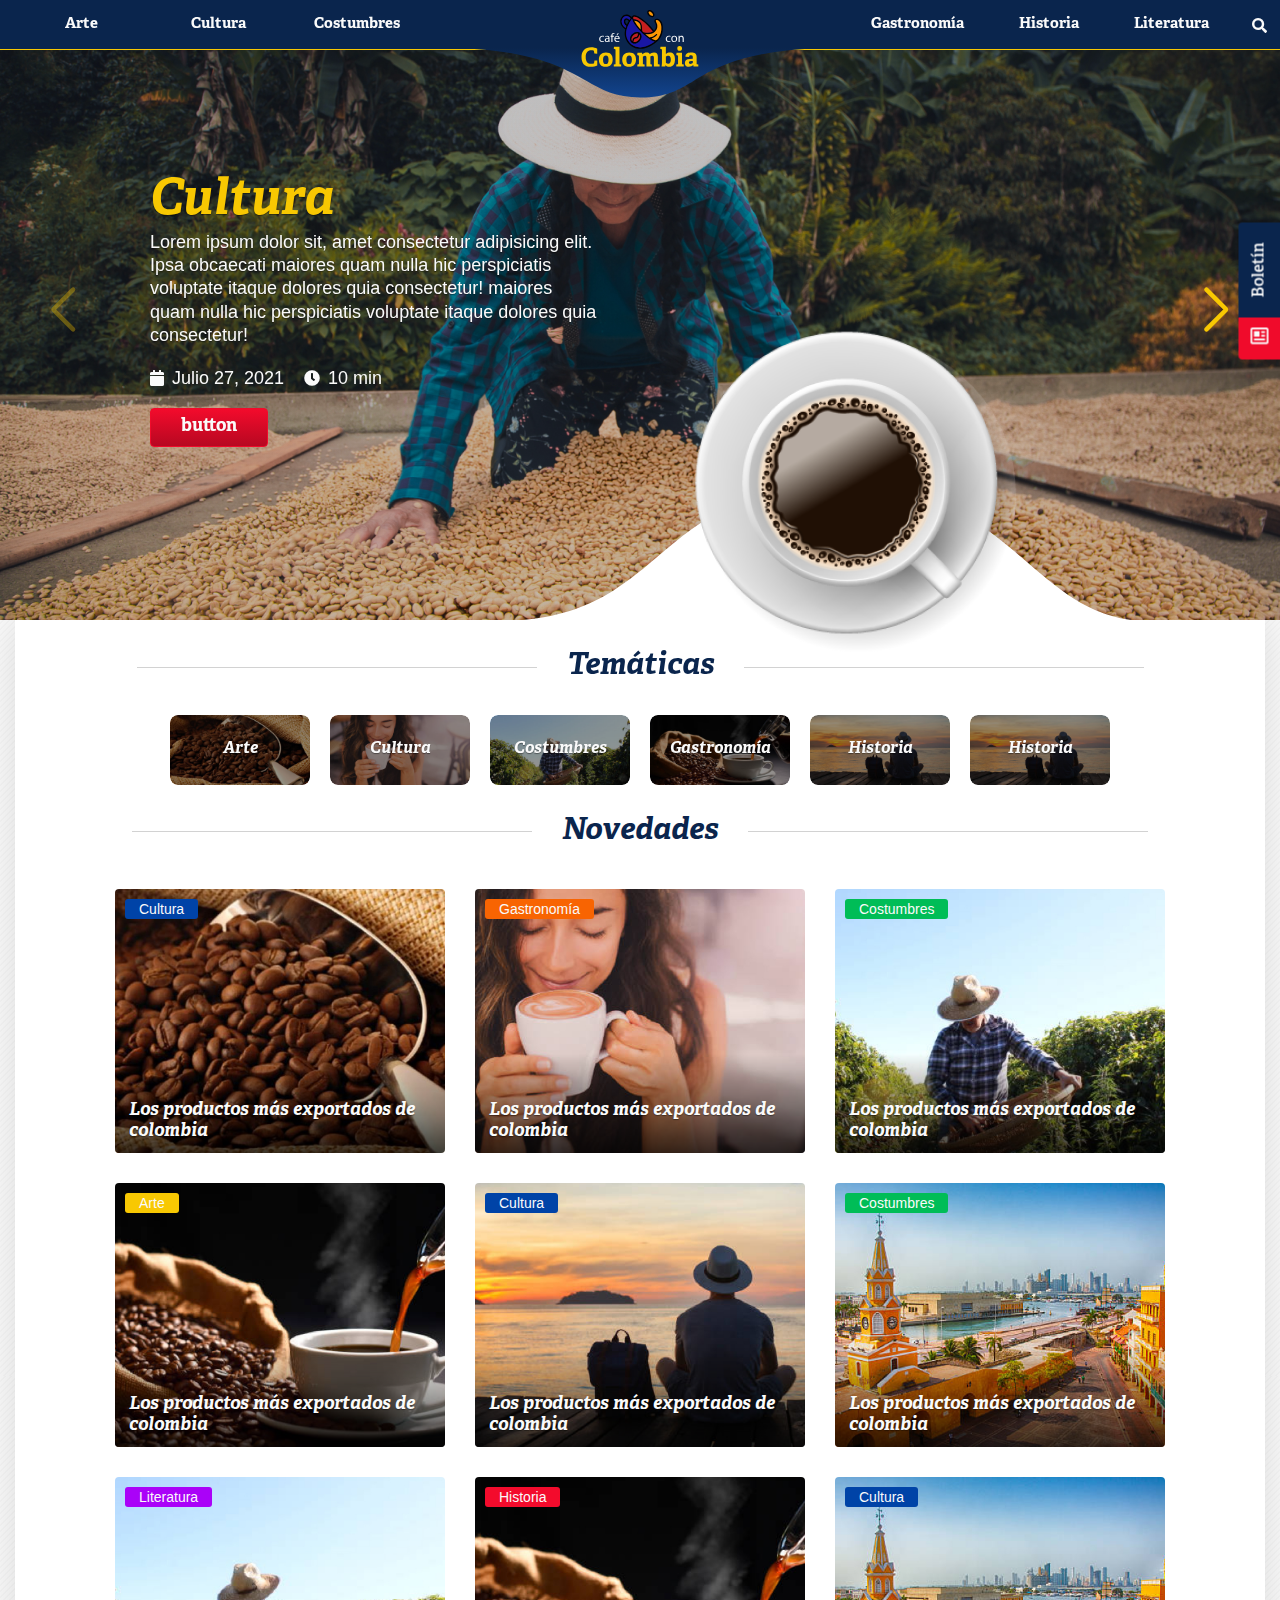
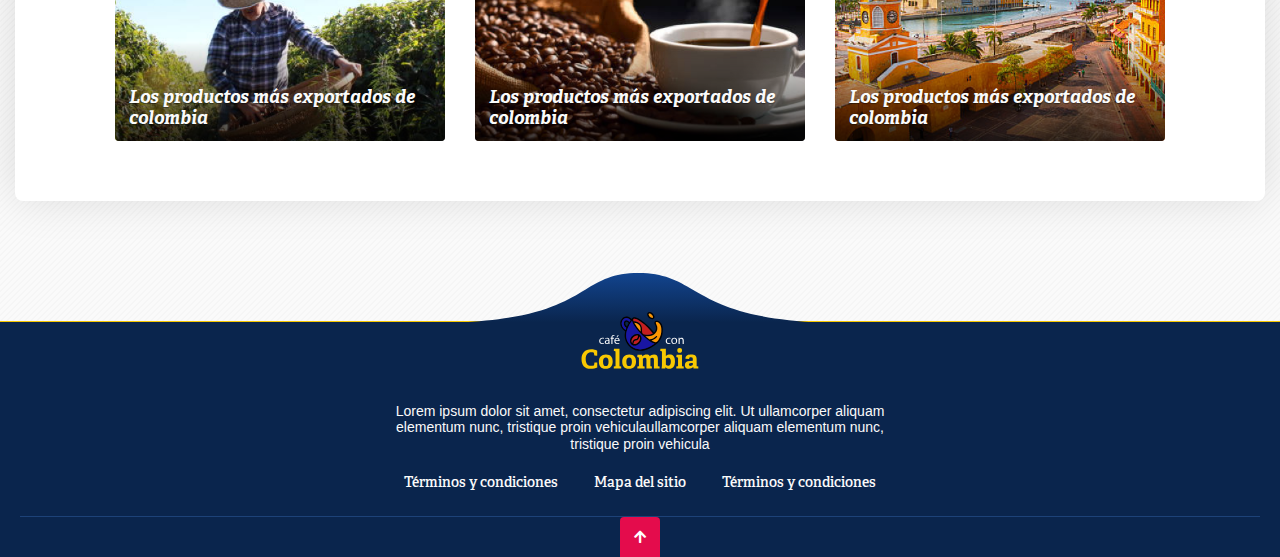
<file: index.html>
<!DOCTYPE html>
<html lang="en">
<head>
    <meta charset="UTF-8">
    <meta http-equiv="X-UA-Compatible" content="IE=edge">
    <meta name="viewport" content="width=device-width, initial-scale=1.0">
    <title>CAFÉ CON CONLOMBIA</title>
    <link rel="stylesheet" href="https://pro.fontawesome.com/releases/v5.2.0/css/all.css">
	<!-- <link rel="stylesheet" href="https://static.fontawesome.com/css/fontawesome-app.css"> -->
    <link rel="stylesheet" href="https://unpkg.com/swiper/swiper-bundle.min.css" />
    <link rel="stylesheet" href="css/normalize.css">
    <link rel="stylesheet" href="css/style.css">
</head>
<body>

    <!-- BTN BOLETIN FIJO -->

    <div class="btn_boletin_fixed">
        <span> <img width="19" height="17" src="images/diseno/icon_newsltter.svg" alt=""> </span>
        <div class="txt_btn_boltin">
            Boletín
        </div>
    </div>

    <!-- MODAL BOLETIN -->

    <div class="modal_boletin">
        <span class="bg_modal_color"></span>
        <div class="cont_modal_boletin">
            <span class="fas fa-times"></span>
            <picture>
                <img src="images/diseno/03-nota/subs_img.svg" alt="">
            </picture>
            <div class="cont_txt_tit">
                Suscríbete a nuestro Boletín
            </div>
            <div class="cont_txt_desc">
                Lorem ipsum dolor, sit amet consectetur adipisicing elit. Dignissimos earum at consequuntur est asperiores tempora optio, natus fuga harum quod.
            </div>
            <form action="" class="form_modal_boletin">
                <div class="cont_input_modal_boletin">
                    <input type="text" placeholder="Nombre">
                </div>
                <div class="cont_input_modal_boletin">
                    <input type="email" placeholder="Correo">
                </div>
                <div class="btn_modal_boletin">
                    <button type="submit" class="subs_btn">ENVIAR</button>
                </div>
            </form>

        </div>
    </div>

    <!-- ************************ -->
    
    <header>

        

        <div class="cont_central">
            <nav class="navbar_DV">
                <ul class="first_nav">
                    <li> <a href="categoria.html">Arte</a> </li>
                    <li> <a href="categoria.html">Cultura</a> </li>
                    <li> <a href="categoria.html">Costumbres</a> </li>
                </ul>
                <ul class="main_logo">
                    <li>
                        <h1> <a href="index.html"> <img width="118" height="57" src="./images/diseno/logo_cafe_con_colombia.svg" alt=""> </a> </h1>
                    </li>
                </ul>
                <ul class="last_nav">
                    <li> <a href="categoria.html">Gastronomía</a> </li>
                    <li> <a href="categoria.html">Historia</a> </li>
                    <li> <a href="categoria.html">Literatura</a> </li>
                    <li>
                        <a class="search">
                            <span class="fas fa-search"></span>
                        </a>
                        <div class="cont_search">
                            <input class="input_search_btn" type="submit" value="" id="srh_btn">
                            <label for="" class="fas fa-search"></label>
                            <input class="input_search" type="search" name="" id="" placeholder="¿ Algún tema de interés ?">
                        </div>
                    </li>
                </ul>
            </nav>
            <nav class="navbar_MV">
                <h1>
                    <a href="">
                        <img width="118" height="57" src="./images/diseno/logo_cafe_con_colombia_mv.svg" alt="">
                    </a>
                </h1>
                <ul>
                    <li>
                        <a class="search">
                            <span class="fas fa-search"></span>
                        </a>
                        <div class="cont_search">
                            <input class="input_search_btn" type="submit" value="" id="srh_btn">
                            <label for="" class="fas fa-search"></label>
                            <input class="input_search" type="search" name="" id="" placeholder="¿ Algún tema de interés ?">
                        </div>
                    </li>
                    <li class="bars_menu">
                        <span class="far fa-bars"></span>
                    </li>
                </ul>
            </nav>
            <div class="cont_menu_mobile">
                <span class="close_menu">X</span>
                <nav class="nav_mobile_items">
                    <ul>
                        <li> <a href="categoria.html">Arte</a> </li>
                        <li> <a href="categoria.html">Cultura</a> </li>
                        <li> <a href="categoria.html">Costumbres</a> </li>
                        <li> <a href="categoria.html">Gastronomía</a> </li>
                        <li> <a href="categoria.html">Historia</a> </li>
                        <li> <a href="categoria.html">Literatura</a> </li>
                    </ul>
                </nav>
                <div class="btn_menu_mobile_newsletter">
                    <picture>
                        <img src="./images/diseno/icon_newsltter.svg" alt="">
                    </picture>
                    <div class="mobile_newsletter_txt">Boletín</div>
                </div>
            </div>
        </div>
    </header>

    <main>
        <section class="header_hero" id="scrollTop">
            <!-- Swiper -->
            <div class="swiper-container Swiper_blog_hero">
                <div class="swiper-wrapper">
                    <div class="swiper-slide">
                        <picture>
                            <img width="1920" height="620px" src="./images/diseno/01-blog/header_.jpg" alt="">
                        </picture>
                        <div class="contenido_header_hero">
                            <h2 class="title hero_tit" data-swiper-parallax="-400" data-swiper-parallax-duration="600" data-swiper-parallax-opacity="0">
                                    Cultura           
                            </h2>
                            <a href class="subtitle hero_desc" data-swiper-parallax="-300" data-swiper-parallax-duration="600" data-swiper-parallax-opacity="0">
                                Lorem ipsum dolor sit, amet consectetur adipisicing elit. Ipsa obcaecati maiores quam nulla hic perspiciatis voluptate itaque dolores quia consectetur! maiores quam nulla hic perspiciatis voluptate itaque dolores quia consectetur!
                            </a>
                            <div class="hero_dates" data-swiper-parallax-opacity="0" data-swiper-parallax="-200" data-swiper-parallax-duration="600">
                                <div class="date_info1">
                                    <span class="fas fa-calendar"></span>Julio 27, 2021
                                </div>
                                <div class="date_info2">
                                    <span class="fas fa-clock"></span>10 min
                                </div>
                            </div>

                            <div class="hero_cta" data-swiper-parallax="-100" data-swiper-parallax-duration="600" data-swiper-parallax-opacity="0">
                                <a class="red_btn" href="">button</a>
                            </div>
                        </div>
                    </div>
                    <div class="swiper-slide">
                        <picture>
                            <img width="1920" height="620px" src="./images/diseno/01-blog/header3.jpg" alt="">
                        </picture>
                        <div class="contenido_header_hero">
                            <h2 class="hero_tit" data-swiper-parallax="-400" data-swiper-parallax-duration="600">
                                Costumbres
                            </h2>
                            <a href="" class="hero_desc" data-swiper-parallax="-200" data-swiper-parallax-duration="600">
                                Lorem ipsum dolor sit, amet consectetur adipisicing elit. Ipsa obcaecati maiores quam nulla.
                            </a>
                            <div class="hero_dates" data-swiper-parallax-opacity="0" data-swiper-parallax="-200" data-swiper-parallax-duration="600">
                                <div class="date_info1">
                                    <span class="fas fa-calendar"></span>Enero 14, 2021
                                </div>
                                <div class="date_info2">
                                    <span class="fas fa-clock"></span>15 min
                                </div>
                            </div>

                            <div class="hero_cta" data-swiper-parallax="-100" data-swiper-parallax-duration="600" data-swiper-parallax-opacity="0">
                                <a class="red_btn" href="">button</a>
                            </div>
                        </div>
                    </div>
                    <div class="swiper-slide">
                        <picture>
                            <img width="1920" height="620px" src="./images/diseno/01-blog/header2.jpg" alt="">
                        </picture>
                        <div class="contenido_header_hero">
                            <h2 class="title hero_tit" data-swiper-parallax="-400" data-swiper-parallax-duration="600">
                                Gastronomía
                            </h2>
                            <a href="" class="subtitle hero_desc" data-swiper-parallax="-200" data-swiper-parallax-duration="600">
                                Lorem ipsum dolor sit, amet consectetur adipisicing elit. Ipsa obcaecati maiores quam nulla hic perspiciatis voluptate itaque !
                            </a>
                            <div class="hero_dates" data-swiper-parallax-opacity="0" data-swiper-parallax="-200" data-swiper-parallax-duration="600">
                                <div class="date_info1">
                                    <span class="fas fa-calendar"></span>Abril 23, 2020
                                </div>
                                <div class="date_info2">
                                    <span class="fas fa-clock"></span>21 min
                                </div>
                            </div>

                            <div class="hero_cta" data-swiper-parallax="-100" data-swiper-parallax-duration="600" data-swiper-parallax-opacity="0">
                                <a class="red_btn" href="">button</a>
                            </div>
                        </div>
                    </div>
                    <div class="swiper-slide">
                        <picture>
                            <img width="1920" height="620px" src="./images/diseno/01-blog/header_.jpg" alt="">
                        </picture>
                        <div class="contenido_header_hero">
                            <h2 class="title hero_tit" data-swiper-parallax="-400" data-swiper-parallax-duration="600">
                                Historia
                            </h2>
                            <a href="" class="subtitle hero_desc" data-swiper-parallax="-200" data-swiper-parallax-duration="600">
                                Lorem ipsum dolor sit, amet consectetur adipisicing elit. Ipsa obcaecati maiores quam nulla hic perspiciatis voluptate itaque dolores quia consectetur!
                            </a>
                            <div class="hero_dates" data-swiper-parallax-opacity="0" data-swiper-parallax="-200" data-swiper-parallax-duration="600">
                                <div class="date_info1">
                                    <span class="fas fa-calendar"></span>Julio 27, 2021
                                </div>
                                <div class="date_info2">
                                    <span class="fas fa-clock"></span>10 min
                                </div>
                            </div>

                            <div class="hero_cta" data-swiper-parallax="-100" data-swiper-parallax-duration="600" data-swiper-parallax-opacity="0">
                                <a class="red_btn" href="">button</a>
                            </div>
                        </div>
                    </div>
                </div>

                <div class="swiper-pagination"></div>

                <div class="swiper-button-next"></div>
                <div class="swiper-button-prev"></div>
                
            </div>
            <div class="hero_cafe">
                <picture>
                    <img width="360" height="390" src="./images/diseno/01-blog/taza_cafe.png" alt="">
                </picture>
            </div>
        </section>
        <div class="cont_central">
            <section class="section_blog">
                    <div class="cont_gen_blog">
                        <div class="cont_tematica">
                            <h3 class="titulos_section">Temáticas</h3>
                            <div class="categorias_blog">
                                <a href="categoria.html" class="cat_blog arte">
                                    <h4>Arte</h4>
                                    <img width="140" height="70" src="./images/diseno/01-blog/ent_1.jpg" alt="">
                                </a>
                                <a href="categoria.html" class="cat_blog cultura">
                                    <h4>Cultura</h4>
                                    <img width="140" height="70" src="./images/diseno/01-blog/ent_2.jpg" alt="">
                                </a>
                                <a href="categoria.html" class="cat_blog costumbres">
                                    <h4>Costumbres</h4>
                                    <img width="140" height="70" src="./images/diseno/01-blog/ent_3.jpg" alt="">
                                </a>
                                <a href="categoria.html" class="cat_blog gastronomia">
                                    <h4>Gastronomía</h4>
                                    <img width="140" height="70" src="./images/diseno/01-blog/ent_4.jpg" alt="">
                                </a>
                                <a href="categoria.html" class="cat_blog historia">
                                    <h4>Historia</h4>
                                    <img width="140" height="70" src="./images/diseno/01-blog/ent_5.jpg" alt="">
                                </a>
                                <a href="categoria.html" class="cat_blog literatura">
                                    <h4>Historia</h4>
                                    <img width="140" height="70" src="./images/diseno/01-blog/ent_5.jpg" alt="">
                                </a>
                            </div>
                        </div>

                        <div class="cont_gen_novedades">
                            <h3 class="titulos_section">Novedades</h3>
                            <div class="entradas_novedades">
                                <a href="nota.html" class="entrada_nota">
                                    <div class="categoria_entrada color_cultura">Cultura</div>
                                    <h4 class="tit_entrada">Los productos más exportados de colombia </h4>
                                    <div class="cont_info_entrada">
                                        <div class="txt_entrada">
                                            Lorem ipsum dolor sit amet, consectetur adipiscing elit. Ut ullamcorper aliquam elementum nunc, tristique proin vehicula nullaullamcorper aliquam elementum nunc, tristique proin vehicula nulla
                                        </div>
                                        <div class="dates_entrada">
                                            <div class="date_info1">
                                                <span class="fas fa-calendar"></span>Julio 27, 2021
                                            </div>
                                            <div class="date_info2">
                                                <span class="fas fa-clock"></span>10 min
                                            </div>
                                        </div>
                                    </div>
                                    <picture>
                                        <img class="bg_img_nota" width="335" height="264" src="./images/diseno/01-blog/ent_1.jpg" alt="">
                                    </picture>
                                </a>
                                <a href="nota.html" class="entrada_nota">
                                    <div class="categoria_entrada color_gastronomia">Gastronomía</div>
                                    <h4 class="tit_entrada">Los productos más exportados de colombia </h4>
                                    <div class="cont_info_entrada">
                                        <div class="txt_entrada">
                                            Lorem ipsum dolor sit amet, consectetur adipiscing elit. Ut ullamcorper aliquam elementum nunc, tristique proin vehicula nullaullamcorper aliquam elementum nunc, tristique proin vehicula nulla
                                        </div>
                                        <div class="dates_entrada">
                                            <div class="date_info1">
                                                <span class="fas fa-calendar"></span>Julio 27, 2021
                                            </div>
                                            <div class="date_info2">
                                                <span class="fas fa-clock"></span>10 min
                                            </div>
                                        </div>
                                    </div>
                                    <picture>
                                        <img class="bg_img_nota" width="335" height="264" src="./images/diseno/01-blog/ent_2.jpg" alt="">
                                    </picture>
                                </a>
                                <a href="nota.html" class="entrada_nota">
                                    <div class="categoria_entrada color_costumbres">Costumbres</div>
                                    <h4 class="tit_entrada">Los productos más exportados de colombia </h4>
                                    <div class="cont_info_entrada">
                                        <div class="txt_entrada">
                                            Lorem ipsum dolor sit amet, consectetur adipiscing elit. Ut ullamcorper aliquam elementum nunc, tristique proin vehicula nullaullamcorper aliquam elementum nunc, tristique proin vehicula nulla
                                        </div>
                                        <div class="dates_entrada">
                                            <div class="date_info1">
                                                <span class="fas fa-calendar"></span>Julio 27, 2021
                                            </div>
                                            <div class="date_info2">
                                                <span class="fas fa-clock"></span>10 min
                                            </div>
                                        </div>
                                    </div>
                                    <picture>
                                        <img class="bg_img_nota" width="335" height="264" src="./images/diseno/01-blog/ent_3.jpg" alt="">
                                    </picture>
                                </a>
                                <a href="nota.html" class="entrada_nota">
                                    <div class="categoria_entrada color_arte">Arte</div>
                                    <h4 class="tit_entrada">Los productos más exportados de colombia </h4>
                                    <div class="cont_info_entrada">
                                        <div class="txt_entrada">
                                            Lorem ipsum dolor sit amet, consectetur adipiscing elit. Ut ullamcorper aliquam elementum nunc, tristique proin vehicula nullaullamcorper aliquam elementum nunc, tristique proin vehicula nulla
                                        </div>
                                        <div class="dates_entrada">
                                            <div class="date_info1">
                                                <span class="fas fa-calendar"></span>Julio 27, 2021
                                            </div>
                                            <div class="date_info2">
                                                <span class="fas fa-clock"></span>10 min
                                            </div>
                                        </div>
                                    </div>
                                    <picture>
                                        <img class="bg_img_nota" width="335" height="264" src="./images/diseno/01-blog/ent_4.jpg" alt="">
                                    </picture>
                                </a>
                                <a href="nota.html" class="entrada_nota">
                                    <div class="categoria_entrada color_cultura">Cultura</div>
                                    <h4 class="tit_entrada">Los productos más exportados de colombia </h4>
                                    <div class="cont_info_entrada">
                                        <div class="txt_entrada">
                                            Lorem ipsum dolor sit amet, consectetur adipiscing elit. Ut ullamcorper aliquam elementum nunc, tristique proin vehicula nullaullamcorper aliquam elementum nunc, tristique proin vehicula nulla
                                        </div>
                                        <div class="dates_entrada">
                                            <div class="date_info1">
                                                <span class="fas fa-calendar"></span>Julio 27, 2021
                                            </div>
                                            <div class="date_info2">
                                                <span class="fas fa-clock"></span>10 min
                                            </div>
                                        </div>
                                    </div>
                                    <picture>
                                        <img class="bg_img_nota" width="335" height="264" src="./images/diseno/01-blog/ent_5.jpg" alt="">
                                    </picture>
                                </a>
                                <a href="nota.html" class="entrada_nota">
                                    <div class="categoria_entrada color_costumbres">Costumbres</div>
                                    <h4 class="tit_entrada">Los productos más exportados de colombia </h4>
                                    <div class="cont_info_entrada">
                                        <div class="txt_entrada">
                                            Lorem ipsum dolor sit amet, consectetur adipiscing elit. Ut ullamcorper aliquam elementum nunc, tristique proin vehicula nullaullamcorper aliquam elementum nunc, tristique proin vehicula nulla
                                        </div>
                                        <div class="dates_entrada">
                                            <div class="date_info1">
                                                <span class="fas fa-calendar"></span>Julio 27, 2021
                                            </div>
                                            <div class="date_info2">
                                                <span class="fas fa-clock"></span>10 min
                                            </div>
                                        </div>
                                    </div>
                                    <picture>
                                        <img class="bg_img_nota" width="335" height="264" src="./images/diseno/01-blog/ent_6.jpg" alt="">
                                    </picture>
                                </a>
                                <a href="nota.html" class="entrada_nota">
                                    <div class="categoria_entrada color_literatura">Literatura</div>
                                    <h4 class="tit_entrada">Los productos más exportados de colombia </h4>
                                    <div class="cont_info_entrada">
                                        <div class="txt_entrada">
                                            Lorem ipsum dolor sit amet, consectetur adipiscing elit. Ut ullamcorper aliquam elementum nunc, tristique proin vehicula nullaullamcorper aliquam elementum nunc, tristique proin vehicula nulla
                                        </div>
                                        <div class="dates_entrada">
                                            <div class="date_info1">
                                                <span class="fas fa-calendar"></span>Julio 27, 2021
                                            </div>
                                            <div class="date_info2">
                                                <span class="fas fa-clock"></span>10 min
                                            </div>
                                        </div>
                                    </div>
                                    <picture>
                                        <img class="bg_img_nota" width="335" height="264" src="./images/diseno/01-blog/ent_3.jpg" alt="">
                                    </picture>
                                </a>
                                <a href="nota.html" class="entrada_nota">
                                    <div class="categoria_entrada color_historia">Historia</div>
                                    <h4 class="tit_entrada">Los productos más exportados de colombia </h4>
                                    <div class="cont_info_entrada">
                                        <div class="txt_entrada">
                                            Lorem ipsum dolor sit amet, consectetur adipiscing elit. Ut ullamcorper aliquam elementum nunc, tristique proin vehicula nullaullamcorper aliquam elementum nunc, tristique proin vehicula nulla
                                        </div>
                                        <div class="dates_entrada">
                                            <div class="date_info1">
                                                <span class="fas fa-calendar"></span>Julio 27, 2021
                                            </div>
                                            <div class="date_info2">
                                                <span class="fas fa-clock"></span>10 min
                                            </div>
                                        </div>
                                    </div>
                                    <picture>
                                        <img class="bg_img_nota" width="335" height="264" src="./images/diseno/01-blog/ent_4.jpg" alt="">
                                    </picture>
                                </a>
                                <a href="nota.html" class="entrada_nota">
                                    <div class="categoria_entrada color_cultura">Cultura</div>
                                    <h4 class="tit_entrada">Los productos más exportados de colombia </h4>
                                    <div class="cont_info_entrada">
                                        <div class="txt_entrada">
                                            Lorem ipsum dolor sit amet, consectetur adipiscing elit. Ut ullamcorper aliquam elementum nunc, tristique proin vehicula nullaullamcorper aliquam elementum nunc, tristique proin vehicula nulla
                                        </div>
                                        <div class="dates_entrada">
                                            <div class="date_info1">
                                                <span class="fas fa-calendar"></span>Julio 27, 2021
                                            </div>
                                            <div class="date_info2">
                                                <span class="fas fa-clock"></span>10 min
                                            </div>
                                        </div>
                                    </div>
                                    <picture>
                                        <img class="bg_img_nota" width="335" height="264" src="./images/diseno/01-blog/ent_6.jpg" alt="">
                                    </picture>
                                </a>
                            </div>
                        </div>
                    </div>
                </section>
            </div>
    </main> 

    

    <footer>

        <!-- FUNCIONES -->
        <script src="https://unpkg.com/swiper/swiper-bundle.min.js"></script>
        <script src="js/function.js"></script>
        <!-- ****************** -->

        <div class="cont_central">
            <div class="cont_gen_footer">
                <picture>
                    <img width="118" height="57" src="./images/diseno/logo_cafe_con_colombia.svg" alt="">
                </picture>
                <div class="footer_desc">
                    Lorem ipsum dolor sit amet, consectetur adipiscing elit. Ut ullamcorper aliquam elementum nunc, tristique proin vehiculaullamcorper aliquam elementum nunc, tristique proin vehicula
                </div>
                <nav class="footer_nav">
                    <ul>
                        <li> <a href="">Términos y condiciones</a> </li>
                        <li> <a href="">Mapa del sitio</a> </li>
                        <li> <a href="">Términos y condiciones</a> </li>
                    </ul>
                </nav>
            </div>
            <div class="cont_legal">
                
                <a href="#scrollTop" class="scrolltop">
                    <span class="fas fa-arrow-up"></span>
                </a>
            </div>
        </div>


    </footer>
</body>
</html>
</file>
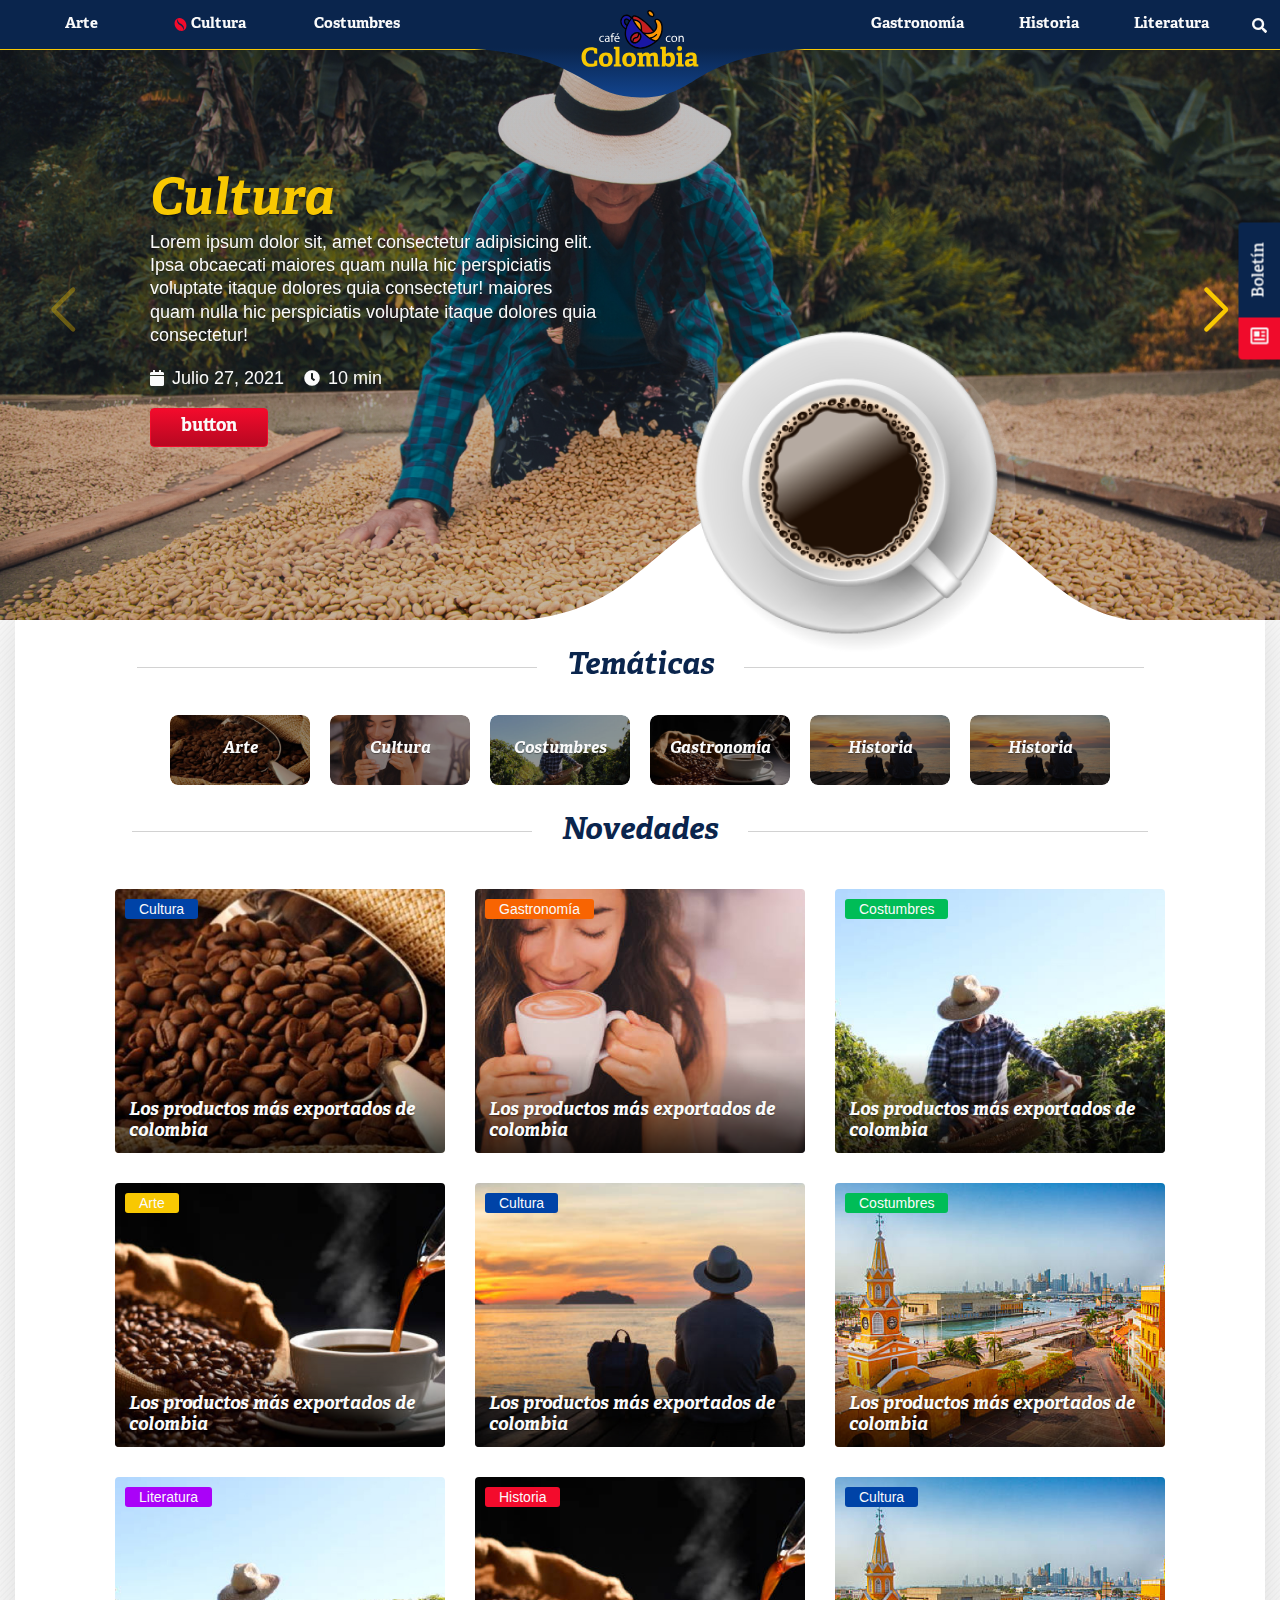
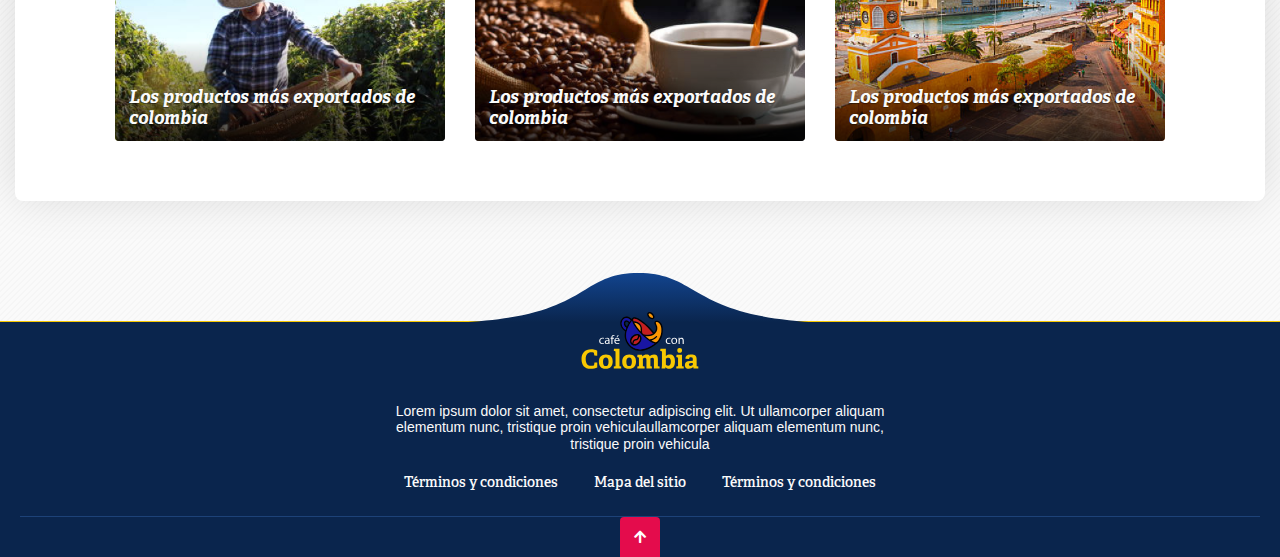
<file: blog.html>
<!DOCTYPE html>
<html lang="en">
<head>
    <meta charset="UTF-8">
    <meta http-equiv="X-UA-Compatible" content="IE=edge">
    <meta name="viewport" content="width=device-width, initial-scale=1.0">
    <title>CAFÉ CON CONLOMBIA</title>
    <link rel="stylesheet" href="https://pro.fontawesome.com/releases/v5.2.0/css/all.css">
	<!-- <link rel="stylesheet" href="https://static.fontawesome.com/css/fontawesome-app.css"> -->
    <link rel="stylesheet" href="https://unpkg.com/swiper/swiper-bundle.min.css" />
    <link rel="stylesheet" href="css/normalize.css">
    <link rel="stylesheet" href="css/style.css">
</head>
<body>

    <!-- BTN BOLETIN FIJO -->

    <div class="btn_boletin_fixed">
        <span> <img width="19" height="17" src="images/diseno/icon_newsltter.svg" alt=""> </span>
        <div class="txt_btn_boltin">
            Boletín
        </div>
    </div>

    <!-- MODAL BOLETIN -->

    <div class="modal_boletin">
        <span class="bg_modal_color"></span>
        <div class="cont_modal_boletin">
            <span class="fas fa-times"></span>
            <picture>
                <img src="images/diseno/03-nota/subs_img.svg" alt="">
            </picture>
            <div class="cont_txt_tit">
                Suscríbete a nuestro Boletín
            </div>
            <div class="cont_txt_desc">
                Lorem ipsum dolor, sit amet consectetur adipisicing elit. Dignissimos earum at consequuntur est asperiores tempora optio, natus fuga harum quod.
            </div>
            <form action="" class="form_modal_boletin">
                <div class="cont_input_modal_boletin">
                    <input type="text" placeholder="Nombre">
                </div>
                <div class="cont_input_modal_boletin">
                    <input type="email" placeholder="Correo">
                </div>
                <div class="btn_modal_boletin">
                    <button type="submit" class="subs_btn">ENVIAR</button>
                </div>
            </form>

        </div>
    </div>

    <!-- ************************ -->
    
    <header>

        

        <div class="cont_central">
            <nav class="navbar_DV">
                <ul class="first_nav">
                    <li> <a href="">Arte</a> </li>
                    <li> <a class="active_nav" href="">Cultura</a> </li>
                    <li> <a href="">Costumbres</a> </li>
                </ul>
                <ul class="main_logo">
                    <li>
                        <h1> <a href=""> <img width="118" height="57" src="./images/diseno/logo_cafe_con_colombia.svg" alt=""> </a> </h1>
                    </li>
                </ul>
                <ul class="last_nav">
                    <li> <a href="">Gastronomía</a> </li>
                    <li> <a href="">Historia</a> </li>
                    <li> <a href="">Literatura</a> </li>
                    <li>
                        <a class="search">
                            <span class="fas fa-search"></span>
                        </a>
                        <div class="cont_search">
                            <input class="input_search_btn" type="submit" value="" id="srh_btn">
                            <label for="" class="fas fa-search"></label>
                            <input class="input_search" type="search" name="" id="" placeholder="¿ Algún tema de interés ?">
                        </div>
                    </li>
                </ul>
            </nav>
            <nav class="navbar_MV">
                <h1>
                    <a href="">
                        <img width="118" height="57" src="./images/diseno/logo_cafe_con_colombia_mv.svg" alt="">
                    </a>
                </h1>
                <ul>
                    <li>
                        <a class="search">
                            <span class="fas fa-search"></span>
                        </a>
                        <div class="cont_search">
                            <input class="input_search_btn" type="submit" value="" id="srh_btn">
                            <label for="" class="fas fa-search"></label>
                            <input class="input_search" type="search" name="" id="" placeholder="¿ Algún tema de interés ?">
                        </div>
                    </li>
                    <li class="bars_menu">
                        <span class="far fa-bars"></span>
                    </li>
                </ul>
            </nav>
            <div class="cont_menu_mobile">
                <span class="close_menu">X</span>
                <nav class="nav_mobile_items">
                    <ul>
                        <li> <a href="">Arte</a> </li>
                        <li> <a href="">Cultura</a> </li>
                        <li> <a href="">Costumbres</a> </li>
                        <li> <a href="">Gastronomía</a> </li>
                        <li> <a href="">Historia</a> </li>
                        <li> <a href="">Literatura</a> </li>
                    </ul>
                </nav>
                <div class="btn_menu_mobile_newsletter">
                    <picture>
                        <img src="./images/diseno/icon_newsltter.svg" alt="">
                    </picture>
                    <div class="mobile_newsletter_txt">Boletín</div>
                </div>
            </div>
        </div>
    </header>

    <main>
        <section class="header_hero" id="scrollTop">
            <!-- Swiper -->
            <div class="swiper-container Swiper_blog_hero">
                <div class="swiper-wrapper">
                    <div class="swiper-slide">
                        <picture>
                            <img width="1920" height="620px" src="./images/diseno/01-blog/header_.jpg" alt="">
                        </picture>
                        <div class="contenido_header_hero">
                            <h2 class="title hero_tit" data-swiper-parallax="-400" data-swiper-parallax-duration="600" data-swiper-parallax-opacity="0">
                                    Cultura           
                            </h2>
                            <a href class="subtitle hero_desc" data-swiper-parallax="-300" data-swiper-parallax-duration="600" data-swiper-parallax-opacity="0">
                                Lorem ipsum dolor sit, amet consectetur adipisicing elit. Ipsa obcaecati maiores quam nulla hic perspiciatis voluptate itaque dolores quia consectetur! maiores quam nulla hic perspiciatis voluptate itaque dolores quia consectetur!
                            </a>
                            <div class="hero_dates" data-swiper-parallax-opacity="0" data-swiper-parallax="-200" data-swiper-parallax-duration="600">
                                <div class="date_info1">
                                    <span class="fas fa-calendar"></span>Julio 27, 2021
                                </div>
                                <div class="date_info2">
                                    <span class="fas fa-clock"></span>10 min
                                </div>
                            </div>

                            <div class="hero_cta" data-swiper-parallax="-100" data-swiper-parallax-duration="600" data-swiper-parallax-opacity="0">
                                <a class="red_btn" href="">button</a>
                            </div>
                        </div>
                    </div>
                    <div class="swiper-slide">
                        <picture>
                            <img width="1920" height="620px" src="./images/diseno/01-blog/header3.jpg" alt="">
                        </picture>
                        <div class="contenido_header_hero">
                            <h2 class="hero_tit" data-swiper-parallax="-400" data-swiper-parallax-duration="600">
                                Costumbres
                            </h2>
                            <a href="" class="hero_desc" data-swiper-parallax="-200" data-swiper-parallax-duration="600">
                                Lorem ipsum dolor sit, amet consectetur adipisicing elit. Ipsa obcaecati maiores quam nulla.
                            </a>
                            <div class="hero_dates" data-swiper-parallax-opacity="0" data-swiper-parallax="-200" data-swiper-parallax-duration="600">
                                <div class="date_info1">
                                    <span class="fas fa-calendar"></span>Enero 14, 2021
                                </div>
                                <div class="date_info2">
                                    <span class="fas fa-clock"></span>15 min
                                </div>
                            </div>

                            <div class="hero_cta" data-swiper-parallax="-100" data-swiper-parallax-duration="600" data-swiper-parallax-opacity="0">
                                <a class="red_btn" href="">button</a>
                            </div>
                        </div>
                    </div>
                    <div class="swiper-slide">
                        <picture>
                            <img width="1920" height="620px" src="./images/diseno/01-blog/header2.jpg" alt="">
                        </picture>
                        <div class="contenido_header_hero">
                            <h2 class="title hero_tit" data-swiper-parallax="-400" data-swiper-parallax-duration="600">
                                Gastronomía
                            </h2>
                            <a href="" class="subtitle hero_desc" data-swiper-parallax="-200" data-swiper-parallax-duration="600">
                                Lorem ipsum dolor sit, amet consectetur adipisicing elit. Ipsa obcaecati maiores quam nulla hic perspiciatis voluptate itaque !
                            </a>
                            <div class="hero_dates" data-swiper-parallax-opacity="0" data-swiper-parallax="-200" data-swiper-parallax-duration="600">
                                <div class="date_info1">
                                    <span class="fas fa-calendar"></span>Abril 23, 2020
                                </div>
                                <div class="date_info2">
                                    <span class="fas fa-clock"></span>21 min
                                </div>
                            </div>

                            <div class="hero_cta" data-swiper-parallax="-100" data-swiper-parallax-duration="600" data-swiper-parallax-opacity="0">
                                <a class="red_btn" href="">button</a>
                            </div>
                        </div>
                    </div>
                    <div class="swiper-slide">
                        <picture>
                            <img width="1920" height="620px" src="./images/diseno/01-blog/header_.jpg" alt="">
                        </picture>
                        <div class="contenido_header_hero">
                            <h2 class="title hero_tit" data-swiper-parallax="-400" data-swiper-parallax-duration="600">
                                Historia
                            </h2>
                            <a href="" class="subtitle hero_desc" data-swiper-parallax="-200" data-swiper-parallax-duration="600">
                                Lorem ipsum dolor sit, amet consectetur adipisicing elit. Ipsa obcaecati maiores quam nulla hic perspiciatis voluptate itaque dolores quia consectetur!
                            </a>
                            <div class="hero_dates" data-swiper-parallax-opacity="0" data-swiper-parallax="-200" data-swiper-parallax-duration="600">
                                <div class="date_info1">
                                    <span class="fas fa-calendar"></span>Julio 27, 2021
                                </div>
                                <div class="date_info2">
                                    <span class="fas fa-clock"></span>10 min
                                </div>
                            </div>

                            <div class="hero_cta" data-swiper-parallax="-100" data-swiper-parallax-duration="600" data-swiper-parallax-opacity="0">
                                <a class="red_btn" href="">button</a>
                            </div>
                        </div>
                    </div>
                </div>

                <div class="swiper-pagination"></div>

                <div class="swiper-button-next"></div>
                <div class="swiper-button-prev"></div>
                
            </div>
            <div class="hero_cafe">
                <picture>
                    <img width="360" height="390" src="./images/diseno/01-blog/taza_cafe.png" alt="">
                </picture>
            </div>
        </section>
        <div class="cont_central">
            <section class="section_blog">
                    <div class="cont_gen_blog">
                        <div class="cont_tematica">
                            <h3 class="titulos_section">Temáticas</h3>
                            <div class="categorias_blog">
                                <a class="cat_blog arte">
                                    <h4>Arte</h4>
                                    <img width="140" height="70" src="./images/diseno/01-blog/ent_1.jpg" alt="">
                                </a>
                                <a class="cat_blog cultura">
                                    <h4>Cultura</h4>
                                    <img width="140" height="70" src="./images/diseno/01-blog/ent_2.jpg" alt="">
                                </a>
                                <a class="cat_blog costumbres">
                                    <h4>Costumbres</h4>
                                    <img width="140" height="70" src="./images/diseno/01-blog/ent_3.jpg" alt="">
                                </a>
                                <a class="cat_blog gastronomia">
                                    <h4>Gastronomía</h4>
                                    <img width="140" height="70" src="./images/diseno/01-blog/ent_4.jpg" alt="">
                                </a>
                                <a class="cat_blog historia">
                                    <h4>Historia</h4>
                                    <img width="140" height="70" src="./images/diseno/01-blog/ent_5.jpg" alt="">
                                </a>
                                <a class="cat_blog literatura">
                                    <h4>Historia</h4>
                                    <img width="140" height="70" src="./images/diseno/01-blog/ent_5.jpg" alt="">
                                </a>
                            </div>
                        </div>

                        <div class="cont_gen_novedades">
                            <h3 class="titulos_section">Novedades</h3>
                            <div class="entradas_novedades">
                                <a href="" class="entrada_nota">
                                    <div class="categoria_entrada color_cultura">Cultura</div>
                                    <h4 class="tit_entrada">Los productos más exportados de colombia </h4>
                                    <div class="cont_info_entrada">
                                        <div class="txt_entrada">
                                            Lorem ipsum dolor sit amet, consectetur adipiscing elit. Ut ullamcorper aliquam elementum nunc, tristique proin vehicula nullaullamcorper aliquam elementum nunc, tristique proin vehicula nulla
                                        </div>
                                        <div class="dates_entrada">
                                            <div class="date_info1">
                                                <span class="fas fa-calendar"></span>Julio 27, 2021
                                            </div>
                                            <div class="date_info2">
                                                <span class="fas fa-clock"></span>10 min
                                            </div>
                                        </div>
                                    </div>
                                    <picture>
                                        <img class="bg_img_nota" width="335" height="264" src="./images/diseno/01-blog/ent_1.jpg" alt="">
                                    </picture>
                                </a>
                                <a href="" class="entrada_nota">
                                    <div class="categoria_entrada color_gastronomia">Gastronomía</div>
                                    <h4 class="tit_entrada">Los productos más exportados de colombia </h4>
                                    <div class="cont_info_entrada">
                                        <div class="txt_entrada">
                                            Lorem ipsum dolor sit amet, consectetur adipiscing elit. Ut ullamcorper aliquam elementum nunc, tristique proin vehicula nullaullamcorper aliquam elementum nunc, tristique proin vehicula nulla
                                        </div>
                                        <div class="dates_entrada">
                                            <div class="date_info1">
                                                <span class="fas fa-calendar"></span>Julio 27, 2021
                                            </div>
                                            <div class="date_info2">
                                                <span class="fas fa-clock"></span>10 min
                                            </div>
                                        </div>
                                    </div>
                                    <picture>
                                        <img class="bg_img_nota" width="335" height="264" src="./images/diseno/01-blog/ent_2.jpg" alt="">
                                    </picture>
                                </a>
                                <a href="" class="entrada_nota">
                                    <div class="categoria_entrada color_costumbres">Costumbres</div>
                                    <h4 class="tit_entrada">Los productos más exportados de colombia </h4>
                                    <div class="cont_info_entrada">
                                        <div class="txt_entrada">
                                            Lorem ipsum dolor sit amet, consectetur adipiscing elit. Ut ullamcorper aliquam elementum nunc, tristique proin vehicula nullaullamcorper aliquam elementum nunc, tristique proin vehicula nulla
                                        </div>
                                        <div class="dates_entrada">
                                            <div class="date_info1">
                                                <span class="fas fa-calendar"></span>Julio 27, 2021
                                            </div>
                                            <div class="date_info2">
                                                <span class="fas fa-clock"></span>10 min
                                            </div>
                                        </div>
                                    </div>
                                    <picture>
                                        <img class="bg_img_nota" width="335" height="264" src="./images/diseno/01-blog/ent_3.jpg" alt="">
                                    </picture>
                                </a>
                                <a href="" class="entrada_nota">
                                    <div class="categoria_entrada color_arte">Arte</div>
                                    <h4 class="tit_entrada">Los productos más exportados de colombia </h4>
                                    <div class="cont_info_entrada">
                                        <div class="txt_entrada">
                                            Lorem ipsum dolor sit amet, consectetur adipiscing elit. Ut ullamcorper aliquam elementum nunc, tristique proin vehicula nullaullamcorper aliquam elementum nunc, tristique proin vehicula nulla
                                        </div>
                                        <div class="dates_entrada">
                                            <div class="date_info1">
                                                <span class="fas fa-calendar"></span>Julio 27, 2021
                                            </div>
                                            <div class="date_info2">
                                                <span class="fas fa-clock"></span>10 min
                                            </div>
                                        </div>
                                    </div>
                                    <picture>
                                        <img class="bg_img_nota" width="335" height="264" src="./images/diseno/01-blog/ent_4.jpg" alt="">
                                    </picture>
                                </a>
                                <a href="" class="entrada_nota">
                                    <div class="categoria_entrada color_cultura">Cultura</div>
                                    <h4 class="tit_entrada">Los productos más exportados de colombia </h4>
                                    <div class="cont_info_entrada">
                                        <div class="txt_entrada">
                                            Lorem ipsum dolor sit amet, consectetur adipiscing elit. Ut ullamcorper aliquam elementum nunc, tristique proin vehicula nullaullamcorper aliquam elementum nunc, tristique proin vehicula nulla
                                        </div>
                                        <div class="dates_entrada">
                                            <div class="date_info1">
                                                <span class="fas fa-calendar"></span>Julio 27, 2021
                                            </div>
                                            <div class="date_info2">
                                                <span class="fas fa-clock"></span>10 min
                                            </div>
                                        </div>
                                    </div>
                                    <picture>
                                        <img class="bg_img_nota" width="335" height="264" src="./images/diseno/01-blog/ent_5.jpg" alt="">
                                    </picture>
                                </a>
                                <a href="" class="entrada_nota">
                                    <div class="categoria_entrada color_costumbres">Costumbres</div>
                                    <h4 class="tit_entrada">Los productos más exportados de colombia </h4>
                                    <div class="cont_info_entrada">
                                        <div class="txt_entrada">
                                            Lorem ipsum dolor sit amet, consectetur adipiscing elit. Ut ullamcorper aliquam elementum nunc, tristique proin vehicula nullaullamcorper aliquam elementum nunc, tristique proin vehicula nulla
                                        </div>
                                        <div class="dates_entrada">
                                            <div class="date_info1">
                                                <span class="fas fa-calendar"></span>Julio 27, 2021
                                            </div>
                                            <div class="date_info2">
                                                <span class="fas fa-clock"></span>10 min
                                            </div>
                                        </div>
                                    </div>
                                    <picture>
                                        <img class="bg_img_nota" width="335" height="264" src="./images/diseno/01-blog/ent_6.jpg" alt="">
                                    </picture>
                                </a>
                                <a href="" class="entrada_nota">
                                    <div class="categoria_entrada color_literatura">Literatura</div>
                                    <h4 class="tit_entrada">Los productos más exportados de colombia </h4>
                                    <div class="cont_info_entrada">
                                        <div class="txt_entrada">
                                            Lorem ipsum dolor sit amet, consectetur adipiscing elit. Ut ullamcorper aliquam elementum nunc, tristique proin vehicula nullaullamcorper aliquam elementum nunc, tristique proin vehicula nulla
                                        </div>
                                        <div class="dates_entrada">
                                            <div class="date_info1">
                                                <span class="fas fa-calendar"></span>Julio 27, 2021
                                            </div>
                                            <div class="date_info2">
                                                <span class="fas fa-clock"></span>10 min
                                            </div>
                                        </div>
                                    </div>
                                    <picture>
                                        <img class="bg_img_nota" width="335" height="264" src="./images/diseno/01-blog/ent_3.jpg" alt="">
                                    </picture>
                                </a>
                                <a href="" class="entrada_nota">
                                    <div class="categoria_entrada color_historia">Historia</div>
                                    <h4 class="tit_entrada">Los productos más exportados de colombia </h4>
                                    <div class="cont_info_entrada">
                                        <div class="txt_entrada">
                                            Lorem ipsum dolor sit amet, consectetur adipiscing elit. Ut ullamcorper aliquam elementum nunc, tristique proin vehicula nullaullamcorper aliquam elementum nunc, tristique proin vehicula nulla
                                        </div>
                                        <div class="dates_entrada">
                                            <div class="date_info1">
                                                <span class="fas fa-calendar"></span>Julio 27, 2021
                                            </div>
                                            <div class="date_info2">
                                                <span class="fas fa-clock"></span>10 min
                                            </div>
                                        </div>
                                    </div>
                                    <picture>
                                        <img class="bg_img_nota" width="335" height="264" src="./images/diseno/01-blog/ent_4.jpg" alt="">
                                    </picture>
                                </a>
                                <a href="" class="entrada_nota">
                                    <div class="categoria_entrada color_cultura">Cultura</div>
                                    <h4 class="tit_entrada">Los productos más exportados de colombia </h4>
                                    <div class="cont_info_entrada">
                                        <div class="txt_entrada">
                                            Lorem ipsum dolor sit amet, consectetur adipiscing elit. Ut ullamcorper aliquam elementum nunc, tristique proin vehicula nullaullamcorper aliquam elementum nunc, tristique proin vehicula nulla
                                        </div>
                                        <div class="dates_entrada">
                                            <div class="date_info1">
                                                <span class="fas fa-calendar"></span>Julio 27, 2021
                                            </div>
                                            <div class="date_info2">
                                                <span class="fas fa-clock"></span>10 min
                                            </div>
                                        </div>
                                    </div>
                                    <picture>
                                        <img class="bg_img_nota" width="335" height="264" src="./images/diseno/01-blog/ent_6.jpg" alt="">
                                    </picture>
                                </a>
                            </div>
                        </div>
                    </div>
                </section>
            </div>
    </main> 

    

    <footer>

        <!-- FUNCIONES -->
        <script src="https://unpkg.com/swiper/swiper-bundle.min.js"></script>
        <script src="js/function.js"></script>
        <!-- ****************** -->

        <div class="cont_central">
            <div class="cont_gen_footer">
                <picture>
                    <img width="118" height="57" src="./images/diseno/logo_cafe_con_colombia.svg" alt="">
                </picture>
                <div class="footer_desc">
                    Lorem ipsum dolor sit amet, consectetur adipiscing elit. Ut ullamcorper aliquam elementum nunc, tristique proin vehiculaullamcorper aliquam elementum nunc, tristique proin vehicula
                </div>
                <nav class="footer_nav">
                    <ul>
                        <li> <a href="">Términos y condiciones</a> </li>
                        <li> <a href="">Mapa del sitio</a> </li>
                        <li> <a href="">Términos y condiciones</a> </li>
                    </ul>
                </nav>
            </div>
            <div class="cont_legal">
                
                <a href="#scrollTop" class="scrolltop">
                    <span class="fas fa-arrow-up"></span>
                </a>
            </div>
        </div>


    </footer>
</body>
</html>
</file>
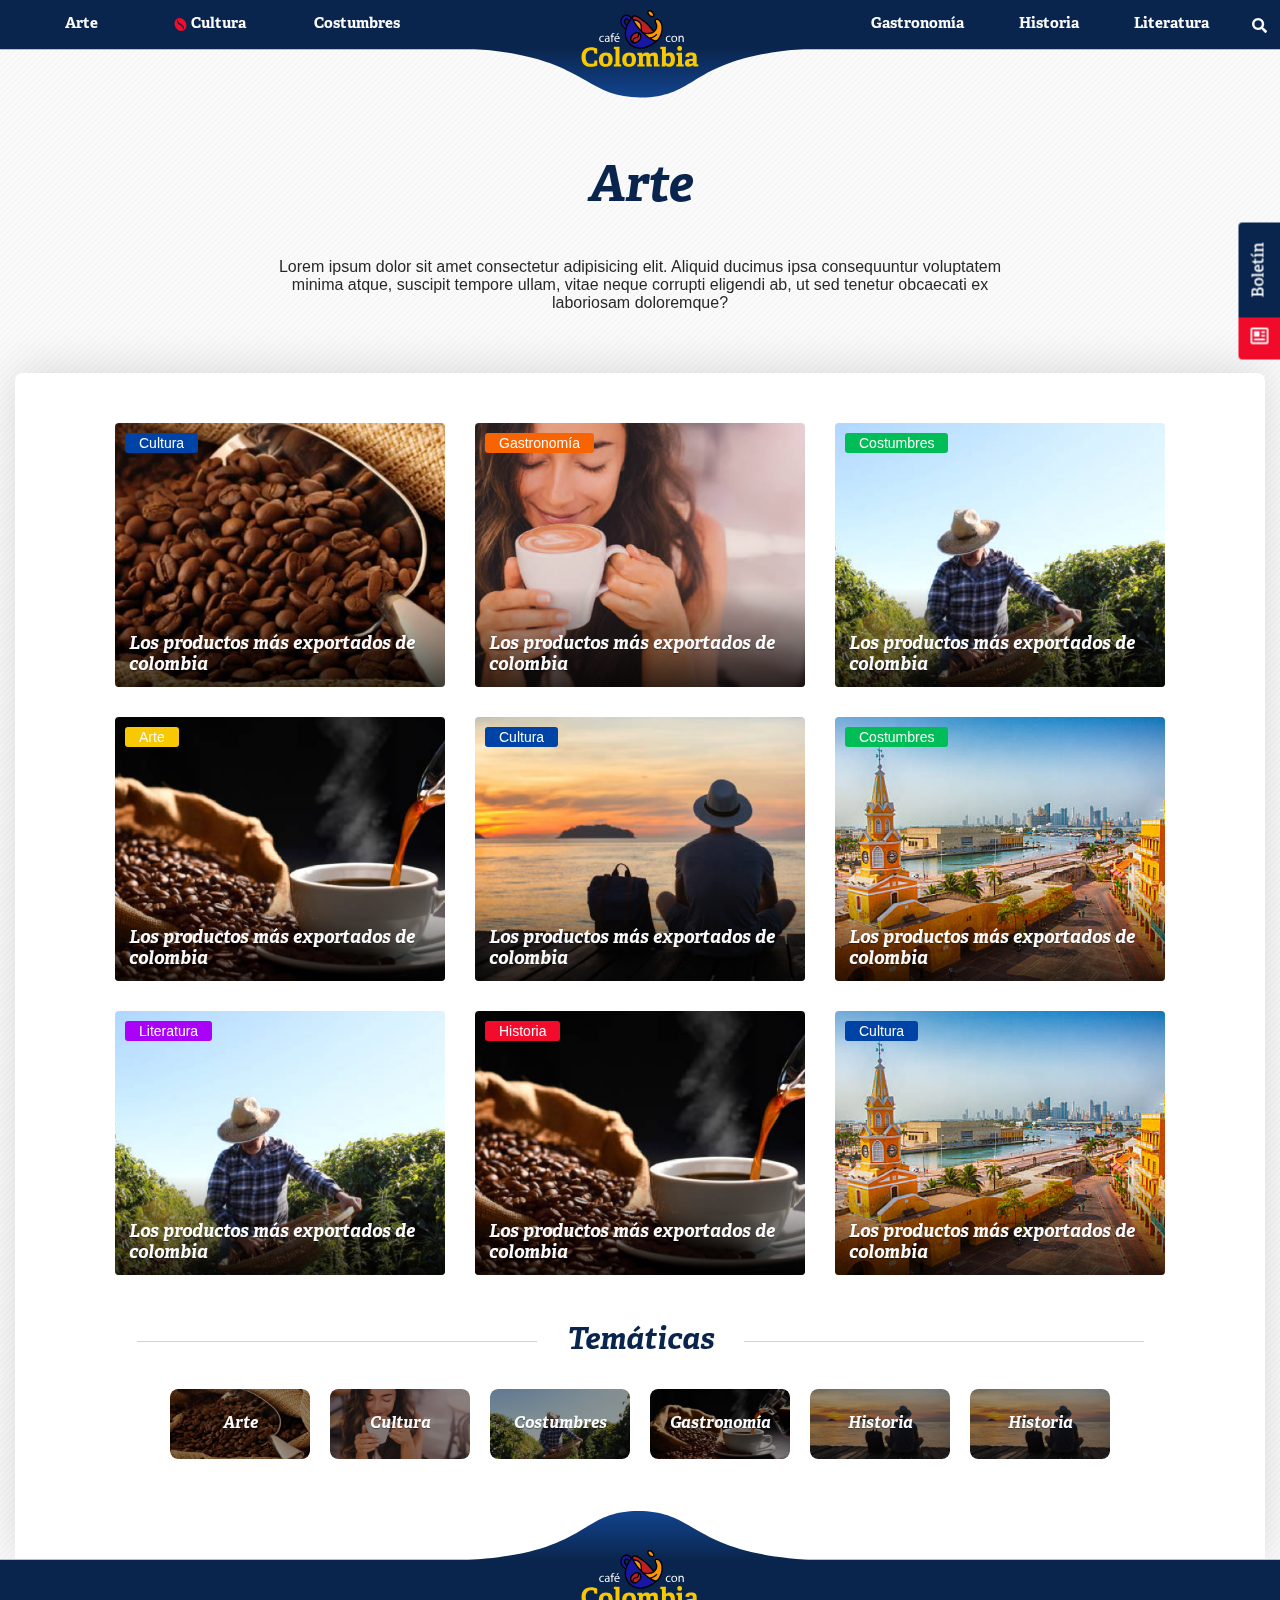
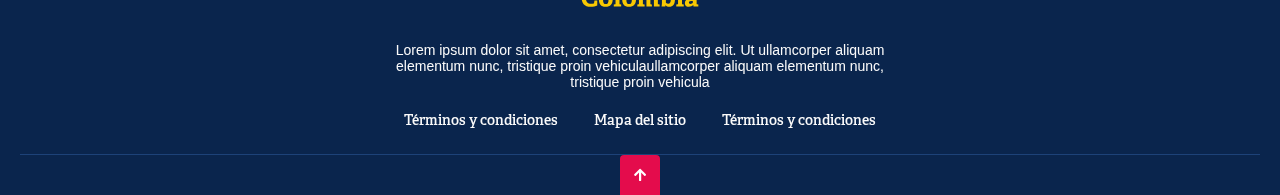
<file: categoria.html>
<!DOCTYPE html>
<html lang="en">
<head>
    <meta charset="UTF-8">
    <meta http-equiv="X-UA-Compatible" content="IE=edge">
    <meta name="viewport" content="width=device-width, initial-scale=1.0">
    <title>CATEGORIAS</title>
    <link rel="stylesheet" href="https://pro.fontawesome.com/releases/v5.2.0/css/all.css">
	<!-- <link rel="stylesheet" href="https://static.fontawesome.com/css/fontawesome-app.css"> -->
    <link rel="stylesheet" href="https://unpkg.com/swiper/swiper-bundle.min.css" />
    <link rel="stylesheet" href="css/normalize.css">
    <link rel="stylesheet" href="css/style.css">
</head>
<body>
    
    <!-- BTN BOLETIN FIJO -->

    <div class="btn_boletin_fixed">
        <span> <img width="19" height="17" src="images/diseno/icon_newsltter.svg" alt=""> </span>
        <div class="txt_btn_boltin">
            Boletín
        </div>
    </div>

    <!-- MODAL BOLETIN -->

    <div class="modal_boletin">
        <span class="bg_modal_color"></span>
        <div class="cont_modal_boletin">
            <span class="fas fa-times"></span>
            <picture>
                <img src="images/diseno/03-nota/subs_img.svg" alt="">
            </picture>
            <div class="cont_txt_tit">
                Suscríbete a nuestro Boletín
            </div>
            <div class="cont_txt_desc">
                Lorem ipsum dolor, sit amet consectetur adipisicing elit. Dignissimos earum at consequuntur est asperiores tempora optio, natus fuga harum quod.
            </div>
            <form action="" class="form_modal_boletin">
                <div class="cont_input_modal_boletin">
                    <input type="text" placeholder="Nombre">
                </div>
                <div class="cont_input_modal_boletin">
                    <input type="email" placeholder="Correo">
                </div>
                <div class="btn_modal_boletin">
                    <button type="submit" class="subs_btn">ENVIAR</button>
                </div>
            </form>

        </div>
    </div>

    <!-- ************************ -->
    
    <header>

        

        <div class="cont_central">
            <nav class="navbar_DV">
                <ul class="first_nav">
                    <li> <a href="">Arte</a> </li>
                    <li> <a class="active_nav" href="">Cultura</a> </li>
                    <li> <a href="">Costumbres</a> </li>
                </ul>
                <ul class="main_logo">
                    <li>
                        <h1> <a href="index.html"> <img width="118" height="57" src="./images/diseno/logo_cafe_con_colombia.svg" alt=""> </a> </h1>
                    </li>
                </ul>
                <ul class="last_nav">
                    <li> <a href="">Gastronomía</a> </li>
                    <li> <a href="">Historia</a> </li>
                    <li> <a href="">Literatura</a> </li>
                    <li>
                        <a class="search">
                            <span class="fas fa-search"></span>
                        </a>
                        <div class="cont_search">
                            <input class="input_search_btn" type="submit" value="" id="srh_btn">
                            <label for="" class="fas fa-search"></label>
                            <input class="input_search" type="search" name="" id="" placeholder="¿ Algún tema de interés ?">
                        </div>
                    </li>
                </ul>
            </nav>
            <nav class="navbar_MV">
                <h1>
                    <a href="">
                        <img width="118" height="57" src="./images/diseno/logo_cafe_con_colombia_mv.svg" alt="">
                    </a>
                </h1>
                <ul>
                    <li>
                        <a class="search">
                            <span class="fas fa-search"></span>
                        </a>
                        <div class="cont_search">
                            <input class="input_search_btn" type="submit" value="" id="srh_btn">
                            <label for="" class="fas fa-search"></label>
                            <input class="input_search" type="search" name="" id="" placeholder="¿ Algún tema de interés ?">
                        </div>
                    </li>
                    <li class="bars_menu">
                        <span class="far fa-bars"></span>
                    </li>
                </ul>
            </nav>
            <div class="cont_menu_mobile">
                <span class="close_menu">X</span>
                <nav class="nav_mobile_items">
                    <ul>
                        <li> <a href="">Arte</a> </li>
                        <li> <a href="">Cultura</a> </li>
                        <li> <a href="">Costumbres</a> </li>
                        <li> <a href="">Gastronomía</a> </li>
                        <li> <a href="">Historia</a> </li>
                        <li> <a href="">Literatura</a> </li>
                    </ul>
                </nav>
                <div class="btn_menu_mobile_newsletter">
                    <picture>
                        <img src="./images/diseno/icon_newsltter.svg" alt="">
                    </picture>
                    <div class="mobile_newsletter_txt">Boletín</div>
                </div>
            </div>
        </div>
    </header>

    <main>

        <section class="section_category">
            <div class="cont_central">
                <div class="cont_gen_category_header">
                    <h2>Arte</h2>
                    <div class="dest_categoria_head">
                        Lorem ipsum dolor sit amet consectetur adipisicing elit. Aliquid ducimus ipsa consequuntur voluptatem minima atque, suscipit tempore ullam, vitae neque corrupti eligendi ab, ut sed tenetur obcaecati ex laboriosam doloremque?
                    </div>
                </div>
            </div>
        </section>


        <div class="cont_central">
            <section class="section_blog">
                    <div class="cont_gen_blog">
                        

                        <div class="cont_gen_novedades">
                            
                            <div class="entradas_novedades">
                                <a href="nota.html" class="entrada_nota">
                                    <div class="categoria_entrada color_cultura">Cultura</div>
                                    <h4 class="tit_entrada">Los productos más exportados de colombia </h4>
                                    <div class="cont_info_entrada">
                                        <div class="txt_entrada">
                                            Lorem ipsum dolor sit amet, consectetur adipiscing elit. Ut ullamcorper aliquam elementum nunc, tristique proin vehicula nullaullamcorper aliquam elementum nunc, tristique proin vehicula nulla
                                        </div>
                                        <div class="dates_entrada">
                                            <div class="date_info1">
                                                <span class="fas fa-calendar"></span>Julio 27, 2021
                                            </div>
                                            <div class="date_info2">
                                                <span class="fas fa-clock"></span>10 min
                                            </div>
                                        </div>
                                    </div>
                                    <picture>
                                        <img class="bg_img_nota" width="335" height="264" src="./images/diseno/01-blog/ent_1.jpg" alt="">
                                    </picture>
                                </a>
                                <a href="nota.html" class="entrada_nota">
                                    <div class="categoria_entrada color_gastronomia">Gastronomía</div>
                                    <h4 class="tit_entrada">Los productos más exportados de colombia </h4>
                                    <div class="cont_info_entrada">
                                        <div class="txt_entrada">
                                            Lorem ipsum dolor sit amet, consectetur adipiscing elit. Ut ullamcorper aliquam elementum nunc, tristique proin vehicula nullaullamcorper aliquam elementum nunc, tristique proin vehicula nulla
                                        </div>
                                        <div class="dates_entrada">
                                            <div class="date_info1">
                                                <span class="fas fa-calendar"></span>Julio 27, 2021
                                            </div>
                                            <div class="date_info2">
                                                <span class="fas fa-clock"></span>10 min
                                            </div>
                                        </div>
                                    </div>
                                    <picture>
                                        <img class="bg_img_nota" width="335" height="264" src="./images/diseno/01-blog/ent_2.jpg" alt="">
                                    </picture>
                                </a>
                                <a href="nota.html" class="entrada_nota">
                                    <div class="categoria_entrada color_costumbres">Costumbres</div>
                                    <h4 class="tit_entrada">Los productos más exportados de colombia </h4>
                                    <div class="cont_info_entrada">
                                        <div class="txt_entrada">
                                            Lorem ipsum dolor sit amet, consectetur adipiscing elit. Ut ullamcorper aliquam elementum nunc, tristique proin vehicula nullaullamcorper aliquam elementum nunc, tristique proin vehicula nulla
                                        </div>
                                        <div class="dates_entrada">
                                            <div class="date_info1">
                                                <span class="fas fa-calendar"></span>Julio 27, 2021
                                            </div>
                                            <div class="date_info2">
                                                <span class="fas fa-clock"></span>10 min
                                            </div>
                                        </div>
                                    </div>
                                    <picture>
                                        <img class="bg_img_nota" width="335" height="264" src="./images/diseno/01-blog/ent_3.jpg" alt="">
                                    </picture>
                                </a>
                                <a href="nota.html" class="entrada_nota">
                                    <div class="categoria_entrada color_arte">Arte</div>
                                    <h4 class="tit_entrada">Los productos más exportados de colombia </h4>
                                    <div class="cont_info_entrada">
                                        <div class="txt_entrada">
                                            Lorem ipsum dolor sit amet, consectetur adipiscing elit. Ut ullamcorper aliquam elementum nunc, tristique proin vehicula nullaullamcorper aliquam elementum nunc, tristique proin vehicula nulla
                                        </div>
                                        <div class="dates_entrada">
                                            <div class="date_info1">
                                                <span class="fas fa-calendar"></span>Julio 27, 2021
                                            </div>
                                            <div class="date_info2">
                                                <span class="fas fa-clock"></span>10 min
                                            </div>
                                        </div>
                                    </div>
                                    <picture>
                                        <img class="bg_img_nota" width="335" height="264" src="./images/diseno/01-blog/ent_4.jpg" alt="">
                                    </picture>
                                </a>
                                <a href="nota.html" class="entrada_nota">
                                    <div class="categoria_entrada color_cultura">Cultura</div>
                                    <h4 class="tit_entrada">Los productos más exportados de colombia </h4>
                                    <div class="cont_info_entrada">
                                        <div class="txt_entrada">
                                            Lorem ipsum dolor sit amet, consectetur adipiscing elit. Ut ullamcorper aliquam elementum nunc, tristique proin vehicula nullaullamcorper aliquam elementum nunc, tristique proin vehicula nulla
                                        </div>
                                        <div class="dates_entrada">
                                            <div class="date_info1">
                                                <span class="fas fa-calendar"></span>Julio 27, 2021
                                            </div>
                                            <div class="date_info2">
                                                <span class="fas fa-clock"></span>10 min
                                            </div>
                                        </div>
                                    </div>
                                    <picture>
                                        <img class="bg_img_nota" width="335" height="264" src="./images/diseno/01-blog/ent_5.jpg" alt="">
                                    </picture>
                                </a>
                                <a href="nota.html" class="entrada_nota">
                                    <div class="categoria_entrada color_costumbres">Costumbres</div>
                                    <h4 class="tit_entrada">Los productos más exportados de colombia </h4>
                                    <div class="cont_info_entrada">
                                        <div class="txt_entrada">
                                            Lorem ipsum dolor sit amet, consectetur adipiscing elit. Ut ullamcorper aliquam elementum nunc, tristique proin vehicula nullaullamcorper aliquam elementum nunc, tristique proin vehicula nulla
                                        </div>
                                        <div class="dates_entrada">
                                            <div class="date_info1">
                                                <span class="fas fa-calendar"></span>Julio 27, 2021
                                            </div>
                                            <div class="date_info2">
                                                <span class="fas fa-clock"></span>10 min
                                            </div>
                                        </div>
                                    </div>
                                    <picture>
                                        <img class="bg_img_nota" width="335" height="264" src="./images/diseno/01-blog/ent_6.jpg" alt="">
                                    </picture>
                                </a>
                                <a href="nota.html" class="entrada_nota">
                                    <div class="categoria_entrada color_literatura">Literatura</div>
                                    <h4 class="tit_entrada">Los productos más exportados de colombia </h4>
                                    <div class="cont_info_entrada">
                                        <div class="txt_entrada">
                                            Lorem ipsum dolor sit amet, consectetur adipiscing elit. Ut ullamcorper aliquam elementum nunc, tristique proin vehicula nullaullamcorper aliquam elementum nunc, tristique proin vehicula nulla
                                        </div>
                                        <div class="dates_entrada">
                                            <div class="date_info1">
                                                <span class="fas fa-calendar"></span>Julio 27, 2021
                                            </div>
                                            <div class="date_info2">
                                                <span class="fas fa-clock"></span>10 min
                                            </div>
                                        </div>
                                    </div>
                                    <picture>
                                        <img class="bg_img_nota" width="335" height="264" src="./images/diseno/01-blog/ent_3.jpg" alt="">
                                    </picture>
                                </a>
                                <a href="nota.html" class="entrada_nota">
                                    <div class="categoria_entrada color_historia">Historia</div>
                                    <h4 class="tit_entrada">Los productos más exportados de colombia </h4>
                                    <div class="cont_info_entrada">
                                        <div class="txt_entrada">
                                            Lorem ipsum dolor sit amet, consectetur adipiscing elit. Ut ullamcorper aliquam elementum nunc, tristique proin vehicula nullaullamcorper aliquam elementum nunc, tristique proin vehicula nulla
                                        </div>
                                        <div class="dates_entrada">
                                            <div class="date_info1">
                                                <span class="fas fa-calendar"></span>Julio 27, 2021
                                            </div>
                                            <div class="date_info2">
                                                <span class="fas fa-clock"></span>10 min
                                            </div>
                                        </div>
                                    </div>
                                    <picture>
                                        <img class="bg_img_nota" width="335" height="264" src="./images/diseno/01-blog/ent_4.jpg" alt="">
                                    </picture>
                                </a>
                                <a href="nota.html" class="entrada_nota">
                                    <div class="categoria_entrada color_cultura">Cultura</div>
                                    <h4 class="tit_entrada">Los productos más exportados de colombia </h4>
                                    <div class="cont_info_entrada">
                                        <div class="txt_entrada">
                                            Lorem ipsum dolor sit amet, consectetur adipiscing elit. Ut ullamcorper aliquam elementum nunc, tristique proin vehicula nullaullamcorper aliquam elementum nunc, tristique proin vehicula nulla
                                        </div>
                                        <div class="dates_entrada">
                                            <div class="date_info1">
                                                <span class="fas fa-calendar"></span>Julio 27, 2021
                                            </div>
                                            <div class="date_info2">
                                                <span class="fas fa-clock"></span>10 min
                                            </div>
                                        </div>
                                    </div>
                                    <picture>
                                        <img class="bg_img_nota" width="335" height="264" src="./images/diseno/01-blog/ent_6.jpg" alt="">
                                    </picture>
                                </a>
                            </div>
                        </div>
                        <div class="cont_tematica">
                            <h3 class="titulos_section">Temáticas</h3>
                            <div class="categorias_blog">
                                <a class="cat_blog arte">
                                    <h4>Arte</h4>
                                    <img width="140" height="70" src="./images/diseno/01-blog/ent_1.jpg" alt="">
                                </a>
                                <a class="cat_blog cultura">
                                    <h4>Cultura</h4>
                                    <img width="140" height="70" src="./images/diseno/01-blog/ent_2.jpg" alt="">
                                </a>
                                <a class="cat_blog costumbres">
                                    <h4>Costumbres</h4>
                                    <img width="140" height="70" src="./images/diseno/01-blog/ent_3.jpg" alt="">
                                </a>
                                <a class="cat_blog gastronomia">
                                    <h4>Gastronomía</h4>
                                    <img width="140" height="70" src="./images/diseno/01-blog/ent_4.jpg" alt="">
                                </a>
                                <a class="cat_blog historia">
                                    <h4>Historia</h4>
                                    <img width="140" height="70" src="./images/diseno/01-blog/ent_5.jpg" alt="">
                                </a>
                                <a class="cat_blog literatura">
                                    <h4>Historia</h4>
                                    <img width="140" height="70" src="./images/diseno/01-blog/ent_5.jpg" alt="">
                                </a>
                            </div>
                        </div>
                    </div>
                </section>
            </div>
    </main> 

    

    <footer>

        <!-- FUNCIONES -->
        <script src="https://unpkg.com/swiper/swiper-bundle.min.js"></script>
        <script src="js/function.js"></script>
        <!-- ****************** -->

        <div class="cont_central">
            <div class="cont_gen_footer">
                <picture>
                    <img width="118" height="57" src="./images/diseno/logo_cafe_con_colombia.svg" alt="">
                </picture>
                <div class="footer_desc">
                    Lorem ipsum dolor sit amet, consectetur adipiscing elit. Ut ullamcorper aliquam elementum nunc, tristique proin vehiculaullamcorper aliquam elementum nunc, tristique proin vehicula
                </div>
                <nav class="footer_nav">
                    <ul>
                        <li> <a href="">Términos y condiciones</a> </li>
                        <li> <a href="">Mapa del sitio</a> </li>
                        <li> <a href="">Términos y condiciones</a> </li>
                    </ul>
                </nav>
            </div>
            <div class="cont_legal">
                
                <a href="#scrollTop" class="scrolltop">
                    <span class="fas fa-arrow-up"></span>
                </a>
            </div>
        </div>


    </footer>
</body>
</html>
</file>
<file: css/style.css>
@charset "UTF-8";
@font-face {
  font-family: 'Adelle Bold';
  font-style: normal;
  font-weight: normal;
  src: local("Adelle Bold"), url("../fonts/Adelle_Bold.woff") format("woff");
}

@font-face {
  font-family: 'Adelle Bold Italic';
  font-style: normal;
  font-weight: normal;
  src: local("Adelle Bold Italic"), url("../fonts/Adelle_BoldItalic.woff") format("woff");
}

@font-face {
  font-family: 'Adelle Medium';
  font-style: normal;
  font-weight: normal;
  src: local("Adelle Bold"), url("../fonts/Adelle_Semibold.woff") format("woff");
}

@font-face {
  font-family: 'Helvetica Neue';
  src: local("Helvetica Neue Bold"), local("Helvetica-Neue-Bold"), url("../fonts/HelveticaNeueCyr-Bold.woff2") format("woff2"), url("../fonts/HelveticaNeueCyr-Bold.woff") format("woff"), url("../fonts/HelveticaNeueCyr-Bold.ttf") format("truetype");
  font-weight: 700;
  font-style: normal;
}

@font-face {
  font-family: 'Helvetica Neue';
  src: local("Helvetica Neue Roman"), local("Helvetica-Neue-Roman"), url("../fonts/HelveticaNeueCyr-Roman.woff2") format("woff2"), url("../fonts/HelveticaNeueCyr-Roman.woff") format("woff"), url("../fonts/HelveticaNeueCyr-Roman.ttf") format("truetype");
  font-weight: 400;
  font-style: normal;
}

@font-face {
  font-family: 'Helvetica Neue';
  src: local("Helvetica Neue Light"), local("Helvetica-Neue-Light"), url("../fonts/fontsHelveticaNeueCyr-Light.woff2") format("woff2"), url("../fonts/fontsHelveticaNeueCyr-Light.woff") format("woff"), url("../fonts/fontsHelveticaNeueCyr-Light.ttf") format("truetype");
  font-weight: 300;
  font-style: normal;
}

:root {
  --txt-color-pri: #FAFAFA;
  --txt-color-sec: #0A254D;
  --txt-color-parrafo: #282828;
  --txt-color-active: #F8C802;
  --color-ter: #2c2b24;
  --color-active: #F00B2B;
  --font_serif_bold: 'Adelle Bold', sans-serif;
  --font_serif_medium: 'Adelle Medium', sans-serif;
  --font_serif_bold_italic: 'Adelle Bold Italic', sans-serif;
  --font_sanserif_roman: 'Helvetica-Neue-Roman', sans-serif;
  --txt_shadow: 0px 1px 1px rgba(0, 0, 0, 0.4);
  /* CATEGORIAS */
  --cat-cultura: #0043a7;
  --cat-gastronomia: #f86402;
  --cat-arte: #F8C802;
  --cat-costumbres: #00BD57;
  --cat-historia: #F30B2C;
  --cat-literatura: #aa02f8;
}

* {
  font-family: 'Helvetica Neue Roman', sans-serif;
  font-weight: 400;
  -webkit-font-smoothing: antialiased;
  color: #282828;
  scroll-behavior: smooth;
}

h1, h2, h3, h4, h5 {
  margin: 0;
  font-family: 'Adelle Bold Italic', sans-serif;
}

a {
  display: inline-block;
  font-family: var(--font_serif_bold);
  cursor: pointer;
  text-decoration: none;
}

/* img{
    display: block;
    width: 100%;
    height: 100%;
} */
picture {
  display: inline-block;
}

span, i {
  display: inline-block;
  font-family: 'Adelle Bold', sans-serif;
}

.red_btn {
  padding: 8px 30px;
  color: var(--txt-color-pri);
  background: -webkit-gradient(linear, left top, left bottom, from(#F30B2C), to(#B70821));
  background: linear-gradient(180deg, #F30B2C 0%, #B70821 100%);
  border: 1px solid #F00B2B;
  -webkit-box-sizing: border-box;
          box-sizing: border-box;
  border-radius: 4px;
  -webkit-transition: 300ms ease all;
  transition: 300ms ease all;
  position: relative;
}

.red_btn::before {
  opacity: 0;
  content: '';
  position: absolute;
  background: url(../images/diseno/hover_button.svg) center center/contain no-repeat;
  color: var(--txt-color-pri);
  height: 16px;
  width: 16px;
  right: 7px;
  top: 0px;
  bottom: 0px;
  margin: auto;
  -webkit-transition: 300ms ease-in-out;
  transition: 300ms ease-in-out;
}

.red_btn:hover {
  padding: 8px 40px 8px 30px;
}

.red_btn:hover::before {
  opacity: 1;
}

.cont_central {
  width: 100%;
  display: block;
  margin: auto;
  max-width: 1250px;
}

.swiper-container {
  width: 100%;
  height: 100%;
}

.swiper-slide {
  text-align: center;
  font-size: 18px;
  background: #fff;
  /* Center slide text vertically */
  display: -webkit-box;
  display: -ms-flexbox;
  display: flex;
  -webkit-box-pack: center;
  -ms-flex-pack: center;
  justify-content: center;
  -webkit-box-align: center;
  -ms-flex-align: center;
  align-items: center;
  position: relative;
}

.swiper-slide img {
  display: block;
  width: 100%;
  height: 100%;
  -o-object-fit: cover;
     object-fit: cover;
}

.swiper-button-next, .swiper-button-prev {
  color: var(--txt-color-active);
  font-weight: 600;
}

.swiper-button-next, .swiper-container-rtl .swiper-button-prev {
  right: 50px;
}

.swiper-button-prev, .swiper-container-rtl .swiper-button-next {
  left: 50px;
}

/* ESTILOS HEADER */
header {
  background: #0A254D;
  border-bottom: 1px solid #F8C802;
  height: 50px;
  position: fixed;
  width: 100%;
  z-index: 100;
  padding: 0 20px;
  -webkit-box-sizing: border-box;
          box-sizing: border-box;
}

header::before {
  content: '';
  left: 0;
  right: 0;
  margin: auto;
  top: 48px;
  background: url("../images/diseno/curve_header.svg") no-repeat center;
  background-size: contain;
  width: 380px;
  height: 50px;
  position: fixed;
  z-index: 1;
}

header nav.navbar_DV {
  display: -ms-grid;
  display: grid;
  -ms-grid-columns: 400px 1fr 400px;
      grid-template-columns: 400px 1fr 400px;
  -ms-grid-rows: 50px;
      grid-template-rows: 50px;
  -webkit-box-pack: stretch;
      -ms-flex-pack: stretch;
          justify-content: stretch;
  width: 100%;
  font-size: 15px;
  position: relative;
  z-index: 1;
}

header nav ul {
  -webkit-box-pack: center;
      -ms-flex-pack: center;
          justify-content: center;
  gap: 15px;
  -webkit-box-align: center;
      -ms-flex-align: center;
          align-items: center;
  list-style: none;
  margin: 0;
}

header nav ul li {
  text-align: center;
}

header nav ul li a {
  color: var(--txt-color-pri);
  text-align: center;
  /* width: 100%; */
  padding: 10px 20px;
  -webkit-box-sizing: border-box;
          box-sizing: border-box;
  position: relative;
  -webkit-transition: 300ms ease all;
  transition: 300ms ease all;
}

header nav ul.first_nav {
  display: -ms-grid;
  display: grid;
  -ms-grid-columns: 1fr 1fr 1fr;
      grid-template-columns: 1fr 1fr 1fr;
  -ms-grid-rows: 50px;
      grid-template-rows: 50px;
  padding: 0;
}

header nav ul.main_logo {
  display: inline-block;
  padding: 0;
  width: auto;
}

header nav ul.main_logo h1 a {
  width: auto;
}

header nav ul.last_nav {
  display: -ms-grid;
  display: grid;
  -ms-grid-columns: 1fr 1fr 1fr 25px;
      grid-template-columns: 1fr 1fr 1fr 25px;
  -ms-grid-rows: 50px;
      grid-template-rows: 50px;
  padding: 0;
}

header nav ul li a.search {
  cursor: pointer;
  padding: 0;
  position: relative;
  padding: 8px;
  -webkit-box-sizing: border-box;
          box-sizing: border-box;
  display: -webkit-box;
  display: -ms-flexbox;
  display: flex;
  -webkit-box-pack: center;
      -ms-flex-pack: center;
          justify-content: center;
  -webkit-box-align: center;
      -ms-flex-align: center;
          align-items: center;
  border-radius: 100px;
  width: 30px;
}

header nav ul li a.search:hover {
  background: rgba(0, 0, 0, 0.205);
}

.search + .cont_search {
  position: absolute;
  bottom: -46px;
  width: 400px;
  display: none;
  right: -30px;
  background: #f1f3f4;
  border-radius: 8px;
  padding: 8px;
  border: 1px solid transparent;
  -webkit-transition: background 100ms ease-in,width 100ms ease-out;
  transition: background 100ms ease-in,width 100ms ease-out;
}

.search + .cont_search input {
  padding: 6px 10px;
  outline: 0;
  border: 0;
  width: 100%;
}

.search + .cont_search:focus-within {
  -webkit-box-shadow: 0 1px 1px 0 rgba(65, 69, 73, 0.3), 0 1px 3px 1px rgba(65, 69, 73, 0.15);
          box-shadow: 0 1px 1px 0 rgba(65, 69, 73, 0.3), 0 1px 3px 1px rgba(65, 69, 73, 0.15);
  background: #FFF;
  -webkit-transition: background 100ms ease-in,width 100ms ease-out;
  transition: background 100ms ease-in,width 100ms ease-out;
}

.search + .cont_search .input_search {
  background: none;
}

.search + .cont_search .input_search_btn {
  cursor: pointer;
  width: auto;
  background: none;
  display: none;
}

.search + .cont_search label {
  padding: 10px;
  display: inline-block;
  border-radius: 100px;
  cursor: pointer;
  color: #666666;
  font-weight: 400;
}

.search + .cont_search label:hover {
  background: #DADADA;
}

header nav ul li a.search span {
  color: var(--txt-color-pri);
}

.active_nav {
  position: relative;
}

header nav ul li a:hover {
  color: var(--txt-color-active);
}

.first_nav a.active_nav::before, .last_nav a.active_nav::before {
  content: '';
  position: absolute;
  background: url("../images/diseno/active_nav.svg") no-repeat center;
  background-size: contain;
  height: 16px;
  width: 16px;
  left: 2px;
  top: 0;
  bottom: 0;
  margin: auto;
}

.active_search {
  display: -webkit-box !important;
  display: -ms-flexbox !important;
  display: flex !important;
}

/* HERO SECTION */
section.header_hero {
  position: relative;
}

.Swiper_blog_hero {
  height: 620px;
}

.Swiper_blog_hero .swiper-slide {
  display: -ms-grid;
  display: grid;
  -ms-grid-columns: 1fr 1fr;
      grid-template-columns: 1fr 1fr;
  gap: 20px;
  padding: 100px;
  -webkit-box-sizing: border-box;
          box-sizing: border-box;
  -webkit-box-pack: center;
      -ms-flex-pack: center;
          justify-content: center;
}

.Swiper_blog_hero .swiper-slide picture {
  position: absolute;
  z-index: 1;
  margin: auto;
  inset: 0;
}

.Swiper_blog_hero .swiper-slide picture::before {
  content: '';
  margin: auto;
  inset: 0;
  height: 100%;
  width: 100%;
  position: absolute;
  background: -webkit-gradient(linear, left bottom, left top, from(rgba(167, 167, 167, 0.68)), to(rgba(167, 167, 167, 0.68))) no-repeat;
  background: linear-gradient(0deg, rgba(167, 167, 167, 0.68), rgba(167, 167, 167, 0.68)) no-repeat;
  mix-blend-mode: multiply;
}

.contenido_header_hero {
  position: relative;
  text-align: left;
  padding-left: 50px;
  -webkit-box-sizing: border-box;
          box-sizing: border-box;
  z-index: 2;
}

.contenido_header_hero .hero_tit {
  font-size: 50px;
  color: var(--txt-color-active);
  text-shadow: var(--txt_shadow);
}

.contenido_header_hero .hero_desc {
  color: var(--txt-color-pri);
  font-family: var(--font_sanserif_roman);
  text-shadow: var(--txt_shadow);
  font-weight: 400;
  line-height: 1.3;
  max-width: 450px;
}

.contenido_header_hero .hero_dates {
  display: -webkit-box;
  display: -ms-flexbox;
  display: flex;
  -webkit-box-align: center;
      -ms-flex-align: center;
          align-items: center;
  padding: 20px 0;
  -webkit-box-sizing: border-box;
          box-sizing: border-box;
}

.hero_dates .date_info1, .hero_dates .date_info2 {
  color: var(--txt-color-pri);
  font-family: var(--font_sanserif_roman);
}

.hero_dates .date_info2 {
  margin-left: 20px;
}

.contenido_header_hero .hero_dates span {
  color: var(--txt-color-pri);
  margin-right: 8px;
  font-size: 16px;
}

.hero_cafe {
  position: absolute;
  bottom: -1px;
  right: 15%;
  z-index: 2;
  width: 650px;
}

.hero_cafe::before {
  content: '';
  background: url("../images/diseno/01-blog/taza_curva.svg") no-repeat center;
  background-size: contain;
  width: 650px;
  height: 140px;
  z-index: 3;
  bottom: -2px;
  left: -60px;
  right: 0;
  margin: auto;
  position: absolute;
}

.hero_cafe picture {
  position: relative;
  display: inline-block;
  margin-bottom: -60px;
  width: 100%;
  z-index: 3;
}

.hero_cafe picture img {
  width: auto;
  -o-object-fit: contain;
     object-fit: contain;
  display: block;
  margin: auto;
  -webkit-user-drag: none;
  user-select: none;
  -webkit-user-select: none;
  -moz-user-select: none;
  -o-user-select: none;
  -ms-user-select: none;
}

/* MAIN */
main {
  background: #FAFAFA url("../images/diseno/line_bg.png");
  padding-bottom: 60px;
}

section.section_blog {
  background: #FFF;
  width: 100%;
  padding: 20px 20px 60px;
  -webkit-box-sizing: border-box;
          box-sizing: border-box;
  -webkit-box-shadow: 0px -3px 45px rgba(0, 0, 0, 0.13);
          box-shadow: 0px -3px 45px rgba(0, 0, 0, 0.13);
  border-radius: 0 0 8px 8px;
  margin-bottom: 60px;
}

.cont_gen_blog {
  display: -webkit-box;
  display: -ms-flexbox;
  display: flex;
  -webkit-box-orient: vertical;
  -webkit-box-direction: normal;
      -ms-flex-direction: column;
          flex-direction: column;
  -webkit-box-pack: center;
      -ms-flex-pack: center;
          justify-content: center;
  -webkit-box-align: center;
      -ms-flex-align: center;
          align-items: center;
}

.cont_gen_novedades {
  max-width: 1050px;
}

.cont_gen_blog .cont_tematica {
  width: 100%;
  display: -webkit-box;
  display: -ms-flexbox;
  display: flex;
  -webkit-box-orient: vertical;
  -webkit-box-direction: normal;
      -ms-flex-direction: column;
          flex-direction: column;
  -webkit-box-pack: center;
      -ms-flex-pack: center;
          justify-content: center;
  -webkit-box-align: center;
      -ms-flex-align: center;
          align-items: center;
}

.titulos_section {
  padding: 20px 0;
  -webkit-box-sizing: border-box;
          box-sizing: border-box;
  text-align: center;
  font-size: 30px;
  color: var(--txt-color-sec);
  position: relative;
  z-index: 2;
  padding: 10px;
  width: -webkit-min-content;
  width: -moz-min-content;
  width: min-content;
  margin: auto;
}

.titulos_section::before, .titulos_section::after {
  content: '';
  position: absolute;
  width: 400px;
  height: 1px;
  background: #D2D2D2;
  top: 0;
  bottom: 0;
  margin: auto;
  z-index: 1;
}

.titulos_section::before {
  left: -420px;
}

.titulos_section::after {
  right: -420px;
}

.categorias_blog {
  width: 100%;
  max-width: 940px;
  display: -ms-grid;
  display: grid;
  -ms-grid-columns: 1fr 1fr 1fr 1fr 1fr 1fr;
      grid-template-columns: 1fr 1fr 1fr 1fr 1fr 1fr;
  -webkit-box-pack: center;
      -ms-flex-pack: center;
          justify-content: center;
  gap: 20px;
  padding: 20px 0;
}

.categorias_blog .cat_blog {
  text-align: center;
  position: relative;
  width: 140px;
  text-shadow: var(--txt_shadow);
  height: 70px;
  display: -webkit-box;
  display: -ms-flexbox;
  display: flex;
  -webkit-box-pack: center;
      -ms-flex-pack: center;
          justify-content: center;
  -webkit-box-align: center;
      -ms-flex-align: center;
          align-items: center;
  border-radius: 8px;
  overflow: hidden;
  -webkit-transition: 300ms ease all;
  transition: 300ms ease all;
}

.categorias_blog .cat_blog::before {
  content: '';
  position: absolute;
  background: #939393;
  mix-blend-mode: multiply;
  width: 140px;
  height: 70px;
  inset: 0;
  margin: auto;
  z-index: 2;
  border-radius: 8px;
  opacity: 1;
  -webkit-transition: 300ms ease all;
  transition: 300ms ease all;
}

.categorias_blog .cat_blog img {
  position: absolute;
  border-radius: 8px;
  inset: 0;
  margin: auto;
  z-index: 1;
}

.categorias_blog .cat_blog h4 {
  z-index: 3;
  color: var(--txt-color-pri);
}

/* COLORES DE CATEGORÍAS */
.categorias_blog .cat_blog.arte:hover::before {
  mix-blend-mode: normal;
  opacity: .8;
  background: var(--cat-arte);
  -webkit-transition: 300ms ease all;
  transition: 300ms ease all;
}

.categorias_blog .cat_blog.cultura:hover::before {
  background: var(--cat-cultura);
  mix-blend-mode: normal;
  opacity: .8;
  -webkit-transition: 300ms ease all;
  transition: 300ms ease all;
}

.categorias_blog .cat_blog.costumbres:hover::before {
  background: var(--cat-costumbres);
  mix-blend-mode: normal;
  opacity: .8;
}

.categorias_blog .cat_blog.gastronomia:hover::before {
  background: var(--cat-gastronomia);
  mix-blend-mode: normal;
  opacity: .8;
  -webkit-transition: 300ms ease all;
  transition: 300ms ease all;
}

.categorias_blog .cat_blog.historia:hover::before {
  background: var(--cat-historia);
  mix-blend-mode: normal;
  opacity: .8;
  -webkit-transition: 300ms ease all;
  transition: 300ms ease all;
}

.categorias_blog .cat_blog.literatura:hover::before {
  background: var(--cat-literatura);
  mix-blend-mode: normal;
  opacity: .8;
  -webkit-transition: 300ms ease all;
  transition: 300ms ease all;
}

/* COLORES DE LAS CATEGORÍAS */
.categoria_entrada.color_cultura {
  background: var(--cat-cultura);
}

.categoria_entrada.color_arte {
  background: var(--cat-arte);
}

.categoria_entrada.color_costumbres {
  background: var(--cat-costumbres);
}

.categoria_entrada.color_gastronomia {
  background: var(--cat-gastronomia);
}

.categoria_entrada.color_historia {
  background: var(--cat-historia);
}

.categoria_entrada.color_literatura {
  background: var(--cat-literatura);
}

.entradas_novedades {
  display: -ms-grid;
  display: grid;
  -ms-grid-columns: 1fr 1fr 1fr;
      grid-template-columns: 1fr 1fr 1fr;
  -ms-grid-rows: 264px 264px 264px;
      grid-template-rows: 264px 264px 264px;
  gap: 30px;
  padding: 30px 0 0;
}

.entrada_nota {
  position: relative;
  border-radius: 4px;
  overflow: hidden;
  padding: 14px;
  -webkit-box-sizing: border-box;
          box-sizing: border-box;
  display: -webkit-box;
  display: -ms-flexbox;
  display: flex;
  -webkit-box-orient: vertical;
  -webkit-box-direction: normal;
      -ms-flex-direction: column;
          flex-direction: column;
  -webkit-box-pack: end;
      -ms-flex-pack: end;
          justify-content: flex-end;
  -webkit-transition: 300ms ease all;
  transition: 300ms ease all;
}

.entrada_nota picture {
  position: absolute;
  inset: 0;
  margin: auto;
  -o-object-fit: cover;
     object-fit: cover;
  z-index: 1;
}

.entrada_nota picture::before {
  content: '';
  position: absolute;
  inset: 0;
  margin: auto;
  width: 100%;
  height: 100%;
  background: -webkit-gradient(linear, left top, left bottom, color-stop(62.5%, rgba(0, 0, 0, 0)), to(rgba(0, 0, 0, 0.76)));
  background: linear-gradient(180deg, rgba(0, 0, 0, 0) 62.5%, rgba(0, 0, 0, 0.76) 100%);
  background-blend-mode: multiply, normal;
  z-index: 1;
  -webkit-transition: 300ms ease all;
  transition: 300ms ease all;
}

.entrada_nota .bg_img_nota {
  width: 100%;
  -o-object-fit: cover;
     object-fit: cover;
  image-rendering: -webkit-optimize-contrast;
  -webkit-transition: 300ms ease all;
  transition: 300ms ease all;
}

.entrada_nota .categoria_entrada {
  position: absolute;
  font-size: 14px;
  left: 10px;
  top: 10px;
  width: -webkit-fit-content;
  width: -moz-fit-content;
  width: fit-content;
  color: var(--txt-color-pri);
  padding: 2px 14px;
  border-radius: 3px;
  z-index: 2;
}

.entrada_nota .tit_entrada {
  color: var(--txt-color-pri);
  text-shadow: var(--txt_shadow);
  font-size: 18px;
  text-align: left;
  position: relative;
  z-index: 2;
}

.entrada_nota .cont_info_entrada {
  position: relative;
  z-index: 2;
  opacity: 0;
  margin-bottom: -110px;
  -webkit-transition: 300ms ease all;
  transition: 300ms ease all;
}

.entrada_nota .cont_info_entrada .txt_entrada {
  color: var(--txt-color-pri);
  margin: 10px 0;
  display: -webkit-box;
  text-shadow: var(--txt_shadow);
  line-clamp: 3;
  -webkit-line-clamp: 3;
  -moz-line-clamp: 3;
  -o-line-clamp: 3;
  -ms-line-clamp: 3;
  -webkit-box-orient: vertical;
  overflow: hidden;
}

.entrada_nota .cont_info_entrada .dates_entrada {
  display: -webkit-box;
  display: -ms-flexbox;
  display: flex;
  -webkit-box-align: center;
      -ms-flex-align: center;
          align-items: center;
  -webkit-box-pack: start;
      -ms-flex-pack: start;
          justify-content: flex-start;
  padding: 13px 0 0;
  -webkit-box-sizing: border-box;
          box-sizing: border-box;
  border-top: 1px solid #FFF;
}

.dates_entrada .date_info1, .dates_entrada .date_info2 {
  color: var(--txt-color-pri);
  margin-right: 20px;
  font-size: 15px;
}

.entrada_nota .cont_info_entrada .dates_entrada span {
  color: var(--txt-color-pri);
  margin-right: 10px;
}

.entrada_nota:hover .bg_img_nota {
  -webkit-transform: scale(1.05);
          transform: scale(1.05);
}

.entrada_nota:hover picture::before {
  background: -webkit-gradient(linear, left top, left bottom, color-stop(25%, rgba(0, 0, 0, 0.075)), to(rgba(0, 0, 0, 0.836)));
  background: linear-gradient(180deg, rgba(0, 0, 0, 0.075) 25%, rgba(0, 0, 0, 0.836) 100%);
  -webkit-transition: 300ms ease all;
  transition: 300ms ease all;
}

.entrada_nota:hover .cont_info_entrada {
  display: block;
  opacity: 1;
  -webkit-transition: 300ms ease all;
  transition: 300ms ease all;
  margin-bottom: 0;
}

/* FOOTER */
footer {
  width: 100%;
  background: #0A254D;
  border-top: 1px solid #F8C802;
  position: relative;
  padding: 20px 20px 0px;
  -webkit-box-sizing: border-box;
          box-sizing: border-box;
}

footer::before {
  content: '';
  position: absolute;
  background: url("../images/diseno/curve_footer.svg") no-repeat center;
  background-size: contain;
  top: -49px;
  left: 0;
  right: 0;
  margin: auto;
  width: 380px;
  height: 50px;
  z-index: 1;
}

.cont_gen_footer {
  display: -webkit-box;
  display: -ms-flexbox;
  display: flex;
  -webkit-box-orient: vertical;
  -webkit-box-direction: normal;
      -ms-flex-direction: column;
          flex-direction: column;
  -webkit-box-align: center;
      -ms-flex-align: center;
          align-items: center;
  -webkit-box-pack: center;
      -ms-flex-pack: center;
          justify-content: center;
}

.cont_gen_footer picture {
  margin-top: -30px;
  position: relative;
  z-index: 2;
  margin-bottom: 30px;
}

.cont_gen_footer .footer_desc {
  width: 100%;
  font-size: 14px;
  max-width: 500px;
  color: var(--txt-color-pri);
  text-align: center;
}

.cont_gen_footer .footer_nav {
  width: 100%;
}

.cont_gen_footer .footer_nav ul {
  display: -webkit-box;
  display: -ms-flexbox;
  display: flex;
  -webkit-box-align: center;
      -ms-flex-align: center;
          align-items: center;
  -webkit-box-pack: center;
      -ms-flex-pack: center;
          justify-content: center;
  list-style: none;
  padding: 0;
}

.cont_gen_footer .footer_nav ul li {
  margin: 0 10px;
}

.cont_gen_footer .footer_nav ul li a {
  color: var(--txt-color-pri);
  font-family: var(--font_serif_medium);
  font-size: 14px;
  padding: 8px;
  -webkit-box-sizing: border-box;
          box-sizing: border-box;
}

.cont_gen_footer .footer_nav ul li a:hover {
  color: var(--txt-color-active);
  text-decoration: underline;
}

.cont_legal {
  padding: 20px 0;
  border-top: 1px solid #1D4278;
  color: var(--txt-color-pri);
  font-size: 14px;
  font-weight: 400;
  text-align: center;
  position: relative;
}

.cont_legal .scrolltop {
  position: absolute;
  right: 0;
  left: 0;
  margin: auto;
  height: 40px;
  bottom: 0;
  width: 40px;
  background: #E40C4C;
  border-radius: 4px 4px 0 0;
  display: -webkit-box;
  display: -ms-flexbox;
  display: flex;
  -webkit-box-pack: center;
      -ms-flex-pack: center;
          justify-content: center;
  -webkit-box-align: center;
      -ms-flex-align: center;
          align-items: center;
}

.cont_legal .scrolltop span {
  color: #FFF;
}

nav.navbar_MV {
  display: none;
  -ms-grid-columns: 1fr 1fr;
      grid-template-columns: 1fr 1fr;
  position: relative;
}

nav.navbar_MV h1 {
  position: relative;
  z-index: 1;
}

nav.navbar_MV ul {
  display: -webkit-box;
  display: -ms-flexbox;
  display: flex;
  -webkit-box-pack: end;
      -ms-flex-pack: end;
          justify-content: flex-end;
  height: 48px;
}

nav.navbar_MV ul .bars_menu span {
  color: var(--txt-color-pri);
  cursor: pointer;
  padding: 10px;
  -webkit-box-sizing: border-box;
          box-sizing: border-box;
  margin-left: 10px;
}

.section_category {
  padding: 120px 20px 60px;
  -webkit-box-sizing: border-box;
          box-sizing: border-box;
}

.cont_gen_category_header {
  text-align: center;
}

.cont_gen_category_header h2 {
  font-family: var(--font_serif_bold_italic);
  font-size: 50px;
  padding: 40px 0;
  color: var(--txt-color-sec);
}

.cont_gen_category_header .dest_categoria_head {
  max-width: 750px;
  margin: auto;
}

.cont_gen_novedades + .cont_tematica {
  margin-top: 40px;
}

.section_category + .cont_central .section_blog {
  border-radius: 8px 8px 0 0;
  margin-bottom: -60px;
  padding: 20px 20px 80px;
}

.section_note {
  padding: 120px 0px 30px;
  -webkit-box-sizing: border-box;
          box-sizing: border-box;
  display: -ms-grid;
  display: grid;
  -ms-grid-columns: 1fr 640px 305px;
      grid-template-columns: 1fr 640px 305px;
  gap: 10px;
  -webkit-box-pack: center;
      -ms-flex-pack: center;
          justify-content: center;
  -webkit-box-align: start;
      -ms-flex-align: start;
          align-items: flex-start;
  width: 100%;
  max-width: 1200px;
  margin: auto;
  border-radius: 0 0 20px 20px;
  background: #FFF;
}

.main_note {
  -ms-grid-column: 2;
  -ms-grid-column-span: 1;
  grid-column: 2 / 3;
}

.header_main_note .img_pri_nota {
  width: 100%;
  max-width: 630px;
}

.header_main_note .cont_cat_nota {
  margin-bottom: 20px;
  font-family: var(--font_serif_bold_italic);
  color: #FFF;
  width: -webkit-max-content;
  width: -moz-max-content;
  width: max-content;
  padding: 4px 10px;
  border-radius: 4px;
}

.header_main_note .img_pri_nota img {
  width: 100%;
  height: 100%;
  -o-object-fit: cover;
     object-fit: cover;
}

.cont_cat_nota.arte {
  background: var(--cat-arte);
}

.cont_cat_nota.cultura {
  background: var(--cat-cultura);
}

.cont_cat_nota.costumbres {
  background: var(--cat-costumbres);
}

.cont_cat_nota.gastronomia {
  background: var(--cat-gastronomia);
}

.cont_cat_nota.historia {
  background: var(--cat-historia);
}

.cont_cat_nota.literatura {
  background: var(--cat-literatura);
}

.header_main_note .title_pri_nota {
  margin-bottom: 20px;
  color: var(--txt-color-sec);
}

.header_main_note .info_date_nota {
  display: -webkit-box;
  display: -ms-flexbox;
  display: flex;
  -webkit-box-pack: justify;
      -ms-flex-pack: justify;
          justify-content: space-between;
  -webkit-box-align: center;
      -ms-flex-align: center;
          align-items: center;
  width: 100%;
  padding: 10px 0;
  margin: 10px 0;
  -webkit-box-sizing: border-box;
          box-sizing: border-box;
  position: relative;
  font-size: 14px;
}

.header_main_note .info_date_nota::before {
  content: '';
  position: absolute;
  height: 1px;
  width: 100%;
  top: 10px;
  bottom: 0;
  left: 0;
  margin: auto;
  background: #d2d2d2;
  z-index: 1;
}

.header_main_note .info_date_nota .fecha {
  position: relative;
  z-index: 2;
  background: #FFF;
  padding-right: 20px;
  -webkit-box-sizing: border-box;
          box-sizing: border-box;
  color: var(--txt-color-sec);
  font-family: var(--font_serif_bold_italic);
}

.header_main_note .info_date_nota .fecha span {
  margin-right: 10px;
}

.header_main_note .info_date_nota .author {
  background: #FFF;
  position: relative;
  z-index: 2;
  padding: 0 8px;
  -webkit-box-sizing: border-box;
          box-sizing: border-box;
}

.header_main_note .info_date_nota .author span {
  margin-right: 8px;
}

.header_main_note .info_date_nota .icon_redes {
  padding-left: 20px;
  -webkit-box-sizing: border-box;
          box-sizing: border-box;
  position: relative;
  z-index: 2;
  display: -webkit-box;
  display: -ms-flexbox;
  display: flex;
}

.header_main_note .info_date_nota .icon_redes a {
  margin: 0 10px;
  background: #FFF;
  border: 1px solid #D2D2D2;
  width: 28px;
  height: 28px;
  display: -webkit-box;
  display: -ms-flexbox;
  display: flex;
  -webkit-box-pack: center;
      -ms-flex-pack: center;
          justify-content: center;
  -webkit-box-align: center;
      -ms-flex-align: center;
          align-items: center;
  border-radius: 100px;
}

.header_main_note .info_date_nota .icon_redes a span {
  color: #474747;
}

.header_main_note .info_date_nota .icon_redes a:hover {
  background: #DADADA;
  border: 1px solid transparent;
}

.body_main_note {
  text-align: left;
  padding: 0 20px;
  -webkit-box-sizing: border-box;
          box-sizing: border-box;
}

.body_main_note a {
  color: #E40C4C;
  text-decoration: none;
}

.body_main_note a:hover {
  text-decoration: underline;
}

.body_main_note p {
  line-height: 1.4;
  font-size: 17px;
}

.body_main_note h2, .body_main_note h3 {
  margin: 16px 0 4px;
  color: var(--txt-color-sec);
}

.cont_horizontal_ads {
  margin: 14px 0;
  padding: 14px 0;
  -webkit-box-sizing: border-box;
          box-sizing: border-box;
  border-top: 1px solid #b8b8b8;
  border-bottom: 1px solid #b8b8b8;
  max-width: 630px;
  width: 100%;
}

.cont_horizontal_ads img {
  width: 100%;
  height: 100%;
  -o-object-fit: contain;
     object-fit: contain;
}

.cont_categ_rel_notas {
  padding: 10px;
  -webkit-box-sizing: border-box;
          box-sizing: border-box;
  margin-bottom: 30px;
}

.cont_categ_rel_notas .categoria_notas {
  display: -ms-grid;
  display: grid;
  gap: 5px;
  -ms-grid-columns: 1fr 1fr;
      grid-template-columns: 1fr 1fr;
  -webkit-box-pack: justify;
      -ms-flex-pack: justify;
          justify-content: space-between;
  -webkit-box-align: center;
      -ms-flex-align: center;
          align-items: center;
}

.cont_categ_rel_notas .categoria_notas a {
  text-align: center;
  background: #FFF;
  padding: 8px;
  -webkit-box-sizing: border-box;
          box-sizing: border-box;
}

.cont_categ_rel_notas .categoria_notas a.cat_activa {
  background: #E5E5E5;
}

.nota_mas_reciente {
  display: none;
  padding: 8px;
  -webkit-box-sizing: border-box;
          box-sizing: border-box;
  background: #E5E5E5;
}

.nota_mas_reciente .aside_item_nota {
  display: -ms-grid;
  display: grid;
  -ms-grid-columns: 70px 1fr;
      grid-template-columns: 70px 1fr;
  -webkit-box-pack: center;
      -ms-flex-pack: center;
          justify-content: center;
  gap: 10px;
}

.nota_mas_reciente .aside_item_nota {
  padding: 10px 0;
  -webkit-box-sizing: border-box;
          box-sizing: border-box;
}

.nota_mas_reciente .aside_item_nota:last-child {
  padding-bottom: 0;
}

.nota_mas_reciente picture {
  width: 71px;
  height: 71px;
}

.nota_mas_reciente picture img {
  width: 100%;
  height: 100%;
  -o-object-fit: cover;
     object-fit: cover;
}

.nota_mas_reciente .aside_item_nota .txt_desc_side a:first-child {
  font-size: 14px;
  overflow: hidden;
  text-overflow: ellipsis;
  display: -webkit-box;
  -webkit-line-clamp: 3;
  -webkit-box-orient: vertical;
  font-family: 'Helvetica Neue', sans-serif;
}

.nota_mas_reciente .aside_item_nota .txt_desc_side .ver_aside {
  font-size: 14px;
  margin-top: 8px;
}

.nota_mas_reciente .aside_item_nota .txt_desc_side .ver_aside:hover {
  color: #F30B2C;
}

.active_aside_cat {
  display: block !important;
}

.ads_aside {
  width: 100%;
  display: -webkit-box;
  display: -ms-flexbox;
  display: flex;
  -webkit-box-pack: center;
      -ms-flex-pack: center;
          justify-content: center;
  height: 250px;
  margin-bottom: 20px;
  padding: 10px;
  -webkit-box-sizing: border-box;
          box-sizing: border-box;
}

.ads_aside img {
  width: 100%;
  max-width: 300px;
  height: 100%;
  margin: auto;
  -o-object-fit: contain;
     object-fit: contain;
}

.not_relacionadas {
  padding: 10px 0 50px;
  -webkit-box-sizing: border-box;
          box-sizing: border-box;
}

.cont_notas_relacionadas {
  max-width: 1150px;
  background: #FFF;
  margin: auto;
  padding: 50px;
  -webkit-box-sizing: border-box;
          box-sizing: border-box;
  position: relative;
  background: #FFFFFF;
  -webkit-box-shadow: 0px -3px 45px rgba(0, 0, 0, 0.13);
          box-shadow: 0px -3px 45px rgba(0, 0, 0, 0.13);
  border-radius: 8px;
  overflow: hidden;
}

.cont_notas_relacionadas .swiper-button-next, .swiper-container-rtl .swiper-button-prev {
  right: 10px;
}

.cont_notas_relacionadas .swiper-button-prev, .swiper-container-rtl .swiper-button-next {
  left: 10px;
}

.swiperRelacionadas .swiper-slide {
  /* Center slide text vertically */
  display: -webkit-box;
  display: -ms-flexbox;
  display: flex;
  -webkit-box-pack: center;
  -ms-flex-pack: center;
  justify-content: center;
  -webkit-box-align: center;
  -ms-flex-align: center;
  align-items: center;
  background: none;
}

.swiperRelacionadas .swiper-slide > a {
  max-width: 335px;
  min-height: 264px;
}

.header_main_note {
  padding: 20px;
  -webkit-box-sizing: border-box;
          box-sizing: border-box;
}

.swiper-pagination {
  display: none;
}

.cont_menu_mobile {
  width: 100%;
  background: rgba(2, 2, 31, 0.92);
  position: absolute;
  left: 0;
  margin: auto;
  top: 50px;
  right: 0;
  height: 100vh;
  display: -webkit-box;
  display: -ms-flexbox;
  display: flex;
  -webkit-box-pack: center;
      -ms-flex-pack: center;
          justify-content: center;
  -webkit-box-align: center;
      -ms-flex-align: center;
          align-items: center;
  -webkit-box-orient: vertical;
  -webkit-box-direction: normal;
      -ms-flex-direction: column;
          flex-direction: column;
  display: none;
  opacity: 0;
  -webkit-transition: 300ms ease all;
  transition: 300ms ease all;
}

.cont_menu_mobile span {
  color: black;
  font-size: 24px;
  background: #FFF;
  width: 40px;
  height: 40px;
  display: -webkit-box;
  display: -ms-flexbox;
  display: flex;
  -webkit-box-pack: center;
      -ms-flex-pack: center;
          justify-content: center;
  -webkit-box-align: center;
      -ms-flex-align: center;
          align-items: center;
  border-radius: 100px;
  cursor: pointer;
}

.nav_mobile_items ul {
  padding: 40px 0;
  -webkit-box-sizing: border-box;
          box-sizing: border-box;
}

.nav_mobile_items ul li a {
  font-size: 30px;
}

.active_nav_mobile {
  -webkit-transition: 300ms ease all;
  transition: 300ms ease all;
  display: -webkit-box;
  display: -ms-flexbox;
  display: flex;
  opacity: 1;
}

.cont_next_prev_nota {
  display: -ms-grid;
  display: grid;
  -ms-grid-columns: 1fr 1fr;
      grid-template-columns: 1fr 1fr;
  gap: 20px;
  padding: 50px 20px 20px;
  -webkit-box-sizing: border-box;
          box-sizing: border-box;
  justify-items: center;
}

.cont_next_prev_nota .not_anterior, .cont_next_prev_nota .not_siguiente {
  max-width: 380px;
}

.cont_next_prev_nota .not_anterior span, .cont_next_prev_nota .not_siguiente span {
  color: var(--txt-color-sec);
  margin-bottom: 12px;
  border-bottom: 2px solid transparent;
  padding-bottom: 3px;
  -webkit-transition: 300ms ease all;
  transition: 300ms ease all;
}

.cont_next_prev_nota .not_siguiente {
  text-align: right;
}

.cont_next_prev_nota .not_anterior:hover span, .cont_next_prev_nota .not_siguiente:hover span {
  border-bottom: 2px solid var(--cat-historia);
  -webkit-transition: 300ms ease all;
  transition: 300ms ease all;
  color: var(--cat-historia);
}

.swiper-container-horizontal > .swiper-pagination-bullets, .swiper-pagination-custom, .swiper-pagination-fraction {
  bottom: 140px;
}

.swiper-pagination-bullet {
  width: 10px;
  height: 10px;
  opacity: 0.7;
  background: #fff;
}

.swiper-pagination-bullet-active {
  opacity: 1 !important;
  background: var(--swiper-pagination-color, var(--swiper-theme-color)) !important;
}

/* SECCION DE SUSCRIPCIÓN NEWSLETTTER */
.section_subscribe {
  padding: 20px 20px 50px;
  -webkit-box-sizing: border-box;
          box-sizing: border-box;
}

.section_subscribe .cont_gen_subscribe {
  position: relative;
  padding: 30px;
  overflow: hidden;
  -webkit-box-sizing: border-box;
          box-sizing: border-box;
  display: -ms-grid;
  display: grid;
  -ms-grid-columns: 250px 1fr;
      grid-template-columns: 250px 1fr;
  gap: 30px;
  -webkit-box-align: center;
      -ms-flex-align: center;
          align-items: center;
  -webkit-box-pack: center;
      -ms-flex-pack: center;
          justify-content: center;
  width: 100%;
  max-width: 890px;
  margin: auto;
  background: -webkit-gradient(linear, left top, left bottom, from(#E8E8E8), to(#F8F8F8));
  background: linear-gradient(180deg, #E8E8E8 0%, #F8F8F8 100%);
  -webkit-box-shadow: 0px 27px 22px -20px rgba(0, 0, 0, 0.25);
          box-shadow: 0px 27px 22px -20px rgba(0, 0, 0, 0.25);
  border-radius: 48px;
}

.section_subscribe .cont_gen_subscribe picture {
  width: 250px;
  position: relative;
  z-index: 2;
}

.section_subscribe .cont_gen_subscribe picture img {
  width: 100%;
  height: 100%;
  -o-object-fit: contain;
     object-fit: contain;
  display: block;
}

.subs_field h2 {
  color: var(--txt-color-sec);
  font-size: 30px;
  font-family: var(--font_serif_bold);
}

.subs_field .txt_desc_subs {
  padding: 8px 0;
  -webkit-box-sizing: border-box;
          box-sizing: border-box;
  color: var(--txt-color-sec);
}

form.form_subscribe {
  display: -ms-grid;
  display: grid;
  -ms-grid-columns: 1fr 1fr 100px;
      grid-template-columns: 1fr 1fr 100px;
  gap: 10px;
  padding-top: 14px;
  -webkit-box-sizing: border-box;
          box-sizing: border-box;
}

form.form_subscribe .cont_input {
  background-color: #FFF;
  border: 1px solid #D8D8D8;
  border-radius: 4px;
  position: relative;
  overflow: hidden;
  width: 100%;
}

form.form_subscribe .cont_input input {
  border: 0;
  outline: 0;
  height: 40px;
  padding-left: 10px;
}

form.form_subscribe .cont_input input::-webkit-input-placeholder {
  font-size: 14px;
}

form.form_subscribe .cont_input input:-ms-input-placeholder {
  font-size: 14px;
}

form.form_subscribe .cont_input input::-ms-input-placeholder {
  font-size: 14px;
}

form.form_subscribe .cont_input input::placeholder {
  font-size: 14px;
}

.cont_input_button .subs_btn {
  outline: 0;
  border: 0;
  background: var(--color-active);
  width: 100px;
  color: var(--txt-color-pri);
  height: 100%;
  cursor: pointer;
  background: -webkit-gradient(linear, left top, left bottom, from(#F30B2C), to(#B70821));
  background: linear-gradient(180deg, #F30B2C 0%, #B70821 100%);
  border: 1px solid #F00B2B;
  -webkit-box-sizing: border-box;
          box-sizing: border-box;
  border-radius: 4px;
  display: inline-block;
}

.cont_input_button .subs_btn:hover {
  background: -webkit-gradient(linear, left top, left bottom, from(#f51c3d), to(#96061b));
  background: linear-gradient(180deg, #f51c3d 0%, #96061b 100%);
}

.cont_gen_subscribe::after {
  content: '';
  position: absolute;
  width: 200px;
  height: 230px;
  background: var(--txt-color-sec);
  top: 0;
  left: -50px;
  bottom: 0;
  margin: auto;
  z-index: 1;
  -webkit-transform: skewX(-20deg);
          transform: skewX(-20deg);
}

.btn_boletin_fixed {
  position: fixed;
  top: 30%;
  right: -48px;
  margin: auto;
  cursor: pointer;
  z-index: 10;
  display: -webkit-box;
  display: -ms-flexbox;
  display: flex;
  -webkit-transform: rotate(-90deg);
          transform: rotate(-90deg);
}

.btn_boletin_fixed span {
  background: var(--color-active);
  padding: 10px;
  -webkit-box-sizing: border-box;
          box-sizing: border-box;
  -webkit-transform: rotate(90deg);
          transform: rotate(90deg);
  border-radius: 0 0 0 4px;
  position: relative;
  overflow: hidden;
  display: inherit;
  width: 42px;
  height: 42px;
}

.btn_boletin_fixed span img {
  width: 100%;
  height: 47px;
  -o-object-fit: contain;
     object-fit: contain;
  -webkit-transition: 200ms ease all;
  transition: 200ms ease all;
}

.btn_boletin_fixed .txt_btn_boltin {
  background: var(--txt-color-sec);
  color: var(--txt-color-pri);
  display: -webkit-box;
  display: -ms-flexbox;
  display: flex;
  -webkit-box-pack: center;
      -ms-flex-pack: center;
          justify-content: center;
  -webkit-box-align: center;
      -ms-flex-align: center;
          align-items: center;
  padding: 0 20px;
  -webkit-box-sizing: border-box;
          box-sizing: border-box;
  font-family: var(--font_serif_medium);
  border-radius: 0 4px 0 0;
  height: 42px;
}

.btn_boletin_fixed:hover span img {
  -webkit-transform: translateY(-29px);
          transform: translateY(-29px);
}

.modal_boletin {
  position: fixed;
  z-index: 101;
  width: 100%;
  height: 100%;
  left: 0;
  right: 0;
  top: 0;
  bottom: 0;
  margin: auto;
  opacity: 0;
  display: none;
  -webkit-transition: 300ms ease all;
  transition: 300ms ease all;
}

.modal_boletin .bg_modal_color {
  background: #071A35;
  position: absolute;
  opacity: .9;
  display: inline-block;
  width: 100%;
  height: 100vh;
  top: 0;
  z-index: 1;
}

.modal_boletin .cont_modal_boletin {
  position: absolute;
  width: 100%;
  display: -webkit-box;
  display: -ms-flexbox;
  display: flex;
  -webkit-box-orient: vertical;
  -webkit-box-direction: normal;
      -ms-flex-direction: column;
          flex-direction: column;
  -webkit-box-pack: center;
      -ms-flex-pack: center;
          justify-content: center;
  -webkit-box-align: center;
      -ms-flex-align: center;
          align-items: center;
  padding: 40px 80px;
  -webkit-box-sizing: border-box;
          box-sizing: border-box;
  margin: auto;
  inset: 0;
  max-width: 600px;
  color: #FFF;
  background: #FFF;
  border-radius: 10px;
  z-index: 2;
  height: -webkit-min-content;
  height: -moz-min-content;
  height: min-content;
  min-height: 440px;
  -webkit-box-shadow: 26px 22px 40px -32px #3179E4, -23px 19px 40px -32px #1A509E;
          box-shadow: 26px 22px 40px -32px #3179E4, -23px 19px 40px -32px #1A509E;
}

.modal_boletin .cont_modal_boletin > span {
  position: absolute;
  background: var(--txt-color-active);
  height: 40px;
  width: 40px;
  border-radius: 100px;
  right: 8px;
  top: 8px;
  display: -webkit-box;
  display: -ms-flexbox;
  display: flex;
  -webkit-box-pack: center;
      -ms-flex-pack: center;
          justify-content: center;
  -webkit-box-align: center;
      -ms-flex-align: center;
          align-items: center;
  font-size: 24px;
  color: var(--txt-color-sec);
  cursor: pointer;
}

.modal_boletin .cont_modal_boletin .cont_txt_tit {
  font-size: 30px;
  text-align: center;
  font-family: var(--font_serif_bold);
  padding: 14px 0;
}

.modal_boletin .cont_modal_boletin .form_modal_boletin {
  padding: 30px 0 0;
  -webkit-box-sizing: border-box;
          box-sizing: border-box;
  display: -ms-grid;
  display: grid;
  -ms-grid-columns: 1fr;
      grid-template-columns: 1fr;
  gap: 10px;
  width: 100%;
}

.form_modal_boletin .cont_input_modal_boletin {
  width: 100%;
}

.form_modal_boletin .cont_input_modal_boletin input {
  outline: 0;
  border: 1px solid #D8D8D8;
  height: 40px;
  color: var(--txt-color-parrafo);
  width: 100%;
  border-radius: 4px;
  padding: 0 14px;
  -webkit-box-sizing: border-box;
          box-sizing: border-box;
}

.form_modal_boletin .cont_input_modal_boletin input::-webkit-input-placeholder {
  font-size: 14px;
}

.form_modal_boletin .cont_input_modal_boletin input:-ms-input-placeholder {
  font-size: 14px;
}

.form_modal_boletin .cont_input_modal_boletin input::-ms-input-placeholder {
  font-size: 14px;
}

.form_modal_boletin .cont_input_modal_boletin input::placeholder {
  font-size: 14px;
}

.btn_modal_boletin {
  width: 100%;
}

.btn_modal_boletin .subs_btn {
  width: 150px;
  outline: 0;
  height: 50px;
  background: -webkit-gradient(linear, left top, left bottom, from(#F30B2C), to(#B70821));
  background: linear-gradient(180deg, #F30B2C 0%, #B70821 100%);
  border: 1px solid #F00B2B;
  -webkit-box-sizing: border-box;
          box-sizing: border-box;
  border-radius: 4px;
  color: #FFF;
  float: right;
  cursor: pointer;
}

.btn_modal_boletin .subs_btn:hover {
  background: -webkit-gradient(linear, left top, left bottom, from(#F30B2C), to(#93071c));
  background: linear-gradient(180deg, #F30B2C 0%, #93071c 100%);
}

.active_newsletter {
  display: block;
  opacity: 1;
  overflow-y: hidden;
}

.btn_menu_mobile_newsletter {
  width: 140px;
  display: -webkit-box;
  display: -ms-flexbox;
  display: flex;
  -webkit-box-pack: center;
      -ms-flex-pack: center;
          justify-content: center;
  -webkit-box-align: center;
      -ms-flex-align: center;
          align-items: center;
}

.btn_menu_mobile_newsletter picture {
  background: var(--color-active);
  width: 42px;
  height: 42px;
  padding: 10px;
  -webkit-box-sizing: border-box;
          box-sizing: border-box;
  border-radius: 4px 0 0 4px;
  overflow: hidden;
}

.btn_menu_mobile_newsletter .mobile_newsletter_txt {
  color: var(--txt-color-sec);
  padding: 0 10px;
  -webkit-box-sizing: border-box;
          box-sizing: border-box;
  background: var(--txt-color-pri);
  height: 42px;
  display: -webkit-box;
  display: -ms-flexbox;
  display: flex;
  -webkit-box-align: center;
      -ms-flex-align: center;
          align-items: center;
  font-family: var(--font_serif_medium);
  border-radius: 0 4px 4px 0;
}

@media screen and (max-width: 1600px) {
  .hero_cafe {
    right: 8%;
  }
}

@media screen and (max-width: 1200px) {
  .hero_cafe {
    right: 0%;
  }
  .hero_cafe picture img {
    width: 290px;
    height: auto;
  }
  .hero_cafe::before {
    width: 560px;
    bottom: -14px;
    left: -60px;
  }
}

@media screen and (max-width: 1050px) {
  header nav.navbar_DV {
    display: none;
  }
  nav.navbar_MV {
    display: -ms-grid;
    display: grid;
  }
  nav.navbar_MV h1 a img {
    width: 170px;
    margin-top: 9px;
  }
  header::before {
    left: -140px;
    right: auto;
    height: 36px;
  }
  .Swiper_blog_hero .swiper-slide {
    padding: 50px 20px;
    -ms-grid-columns: 2fr 1fr;
        grid-template-columns: 2fr 1fr;
  }
  .swiper-button-prev, .swiper-container-rtl .swiper-button-next {
    left: 20px;
  }
  .swiper-button-next, .swiper-container-rtl .swiper-button-prev {
    right: 20px;
  }
  .contenido_header_hero .hero_desc {
    max-width: initial;
  }
  .categorias_blog {
    overflow-x: scroll;
    -webkit-box-pack: start;
        -ms-flex-pack: start;
            justify-content: flex-start;
    -webkit-box-shadow: 0px 0px 41px -1px #00000087;
            box-shadow: 0px 0px 41px -1px #00000087;
    z-index: 3;
    padding: 10px;
    border-radius: 8px;
    -webkit-box-sizing: border-box;
            box-sizing: border-box;
    gap: 10px;
  }
  .categorias_blog::-webkit-scrollbar {
    appearance: none;
    -webkit-appearance: none;
    display: none;
  }
  .entrada_nota {
    height: 264px;
  }
  .titulos_section::before, .titulos_section::after {
    display: none;
  }
  .entradas_novedades {
    gap: 20px;
  }
  .search + .cont_search {
    width: auto;
    bottom: -39px;
    left: 0;
    right: 0;
    z-index: 1;
  }
  .section_note {
    -ms-grid-columns: 1fr;
        grid-template-columns: 1fr;
  }
  .main_note {
    grid-column: auto;
  }
  .cont_notas_relacionadas {
    padding: 20px;
  }
  .cont_notas_relacionadas .swiper-button-next, .swiper-container-rtl .swiper-button-prev {
    right: 40px;
  }
  .cont_notas_relacionadas .swiper-button-prev, .swiper-container-rtl .swiper-button-next {
    left: 40px;
  }
  .cont_notas_relacionadas .swiperRelacionadas {
    padding-bottom: 40px;
  }
  .section_category {
    padding: 60px 20px 40px;
  }
  .cont_gen_category_header h2 {
    padding: 40px 0 10px;
  }
  .btn_boletin_fixed .txt_btn_boltin {
    display: none;
  }
}

@media screen and (max-width: 768px) {
  .hero_cafe picture img {
    width: 200px;
  }
  .hero_cafe {
    right: 0;
    left: 0;
    margin: auto;
    width: 100%;
  }
  .hero_cafe::before {
    width: 100%;
    height: 100px;
    bottom: -34px;
    left: -25px;
    right: 0;
    margin: auto;
  }
  .Swiper_blog_hero .swiper-slide {
    -ms-grid-columns: 1fr;
        grid-template-columns: 1fr;
  }
  section.section_blog {
    padding: 70px 20px 60px;
  }
  .entradas_novedades {
    -ms-grid-columns: 1fr 1fr;
        grid-template-columns: 1fr 1fr;
  }
  .entrada_nota .cont_info_entrada {
    margin: 0;
    opacity: 1;
  }
  .entrada_nota picture::before {
    background: -webkit-gradient(linear, left top, left bottom, color-stop(25%, rgba(0, 0, 0, 0.075)), to(rgba(0, 0, 0, 0.836)));
    background: linear-gradient(180deg, rgba(0, 0, 0, 0.075) 25%, rgba(0, 0, 0, 0.836) 100%);
  }
  .entrada_nota .cont_info_entrada .txt_entrada {
    display: none;
  }
  .Swiper_blog_hero .swiper-slide {
    -webkit-box-align: end;
        -ms-flex-align: end;
            align-items: flex-end;
  }
  .Swiper_blog_hero .swiper-slide {
    padding: 50px 20px 200px;
  }
  .swiper-button-next, .swiper-button-prev {
    display: none;
  }
  .contenido_header_hero {
    padding: 0;
  }
  .Swiper_blog_hero .swiper-slide picture::before {
    background: -webkit-gradient(linear, left bottom, left top, from(rgba(0, 0, 0, 0.8)), to(rgba(167, 167, 167, 0.68))) no-repeat center;
    background: linear-gradient(0deg, rgba(0, 0, 0, 0.8), rgba(167, 167, 167, 0.68)) no-repeat center;
  }
  .contenido_header_hero .hero_tit {
    font-size: 40px;
  }
  .cont_legal {
    font-size: 12px;
    padding: 10px 0;
  }
  .cont_next_prev_nota .not_anterior .txt_not_anterior, .cont_next_prev_nota .not_siguiente .txt_not_anterior {
    font-size: 15px;
  }
  .swiper-pagination {
    display: block;
  }
  .section_subscribe .cont_gen_subscribe {
    -ms-grid-columns: 1fr;
        grid-template-columns: 1fr;
  }
  .subs_field h2 {
    text-align: center;
  }
  .subs_field .txt_desc_subs {
    text-align: center;
  }
  .section_subscribe .cont_gen_subscribe picture {
    width: 100%;
    max-width: 230px;
    margin: auto;
  }
  .cont_gen_subscribe::after {
    left: 0;
    bottom: auto;
    width: 100%;
    right: 0;
    top: -50px;
    height: 170px;
    -webkit-transform: skewX(0deg);
            transform: skewX(0deg);
    -webkit-transform: skewy(-10deg);
            transform: skewy(-10deg);
  }
}

@media screen and (max-width: 480px) {
  .cont_gen_footer .footer_nav ul {
    -webkit-box-orient: vertical;
    -webkit-box-direction: normal;
        -ms-flex-direction: column;
            flex-direction: column;
  }
  .categorias_blog {
    margin: 20px 0;
  }
  .contenido_header_hero .hero_desc {
    font-size: 15px;
  }
  .contenido_header_hero .hero_cta {
    display: none;
  }
  section.section_blog {
    padding: 70px 10px 60px;
  }
  .entradas_novedades {
    -ms-grid-columns: 1fr;
        grid-template-columns: 1fr;
    -ms-grid-rows: none;
        grid-template-rows: none;
  }
  .entrada_nota {
    height: 200px;
  }
  footer::before {
    width: auto;
    top: -46px;
  }
  .cont_next_prev_nota .not_anterior .txt_not_anterior, .cont_next_prev_nota .not_siguiente .txt_not_anterior {
    font-size: 14px;
  }
  .cont_next_prev_nota .not_anterior span, .cont_next_prev_nota .not_siguiente span {
    margin-bottom: 4px;
  }
  .hero_dates .date_info1, .hero_dates .date_info2 {
    font-size: 15px;
  }
  form.form_subscribe {
    -ms-grid-columns: 1fr;
        grid-template-columns: 1fr;
  }
  .cont_input_button .subs_btn {
    width: 100%;
    height: 50px;
  }
  .modal_boletin .cont_modal_boletin {
    padding: 20px;
  }
}
/*# sourceMappingURL=style.css.map */
</file>
